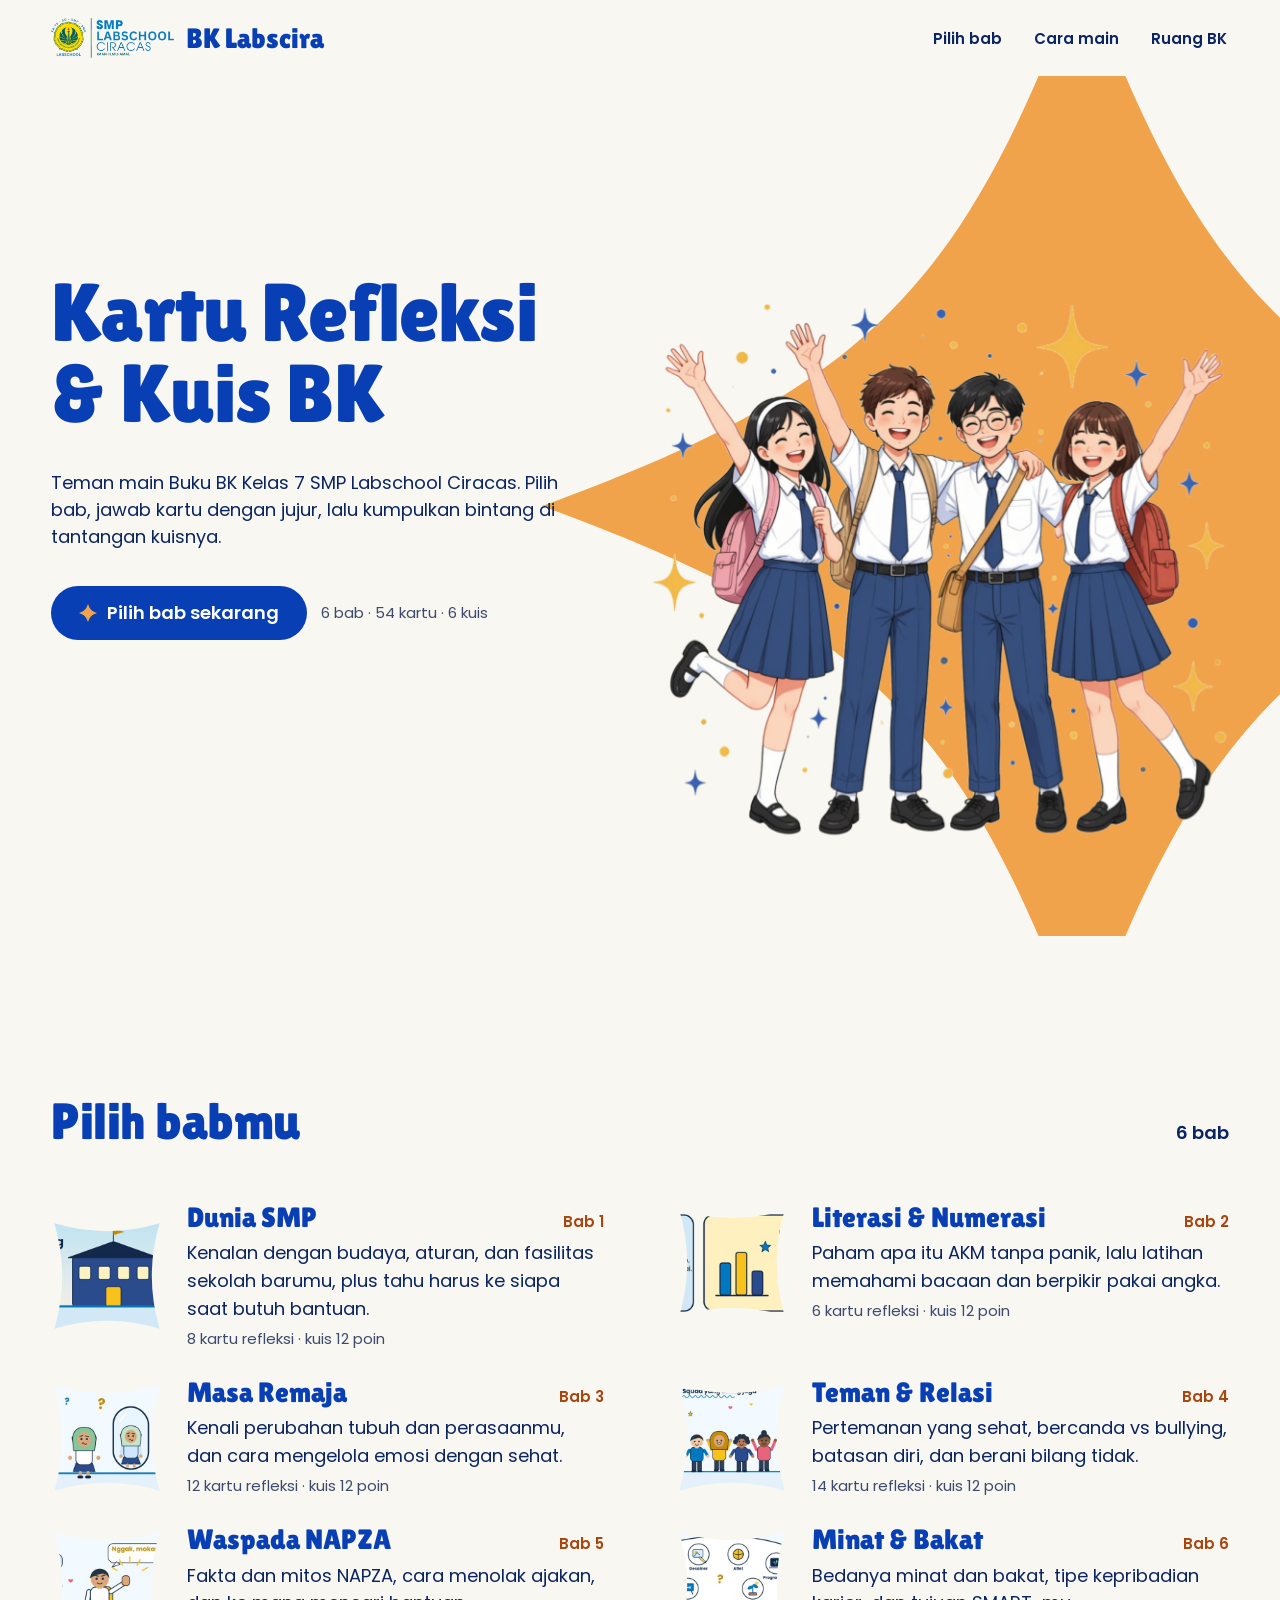
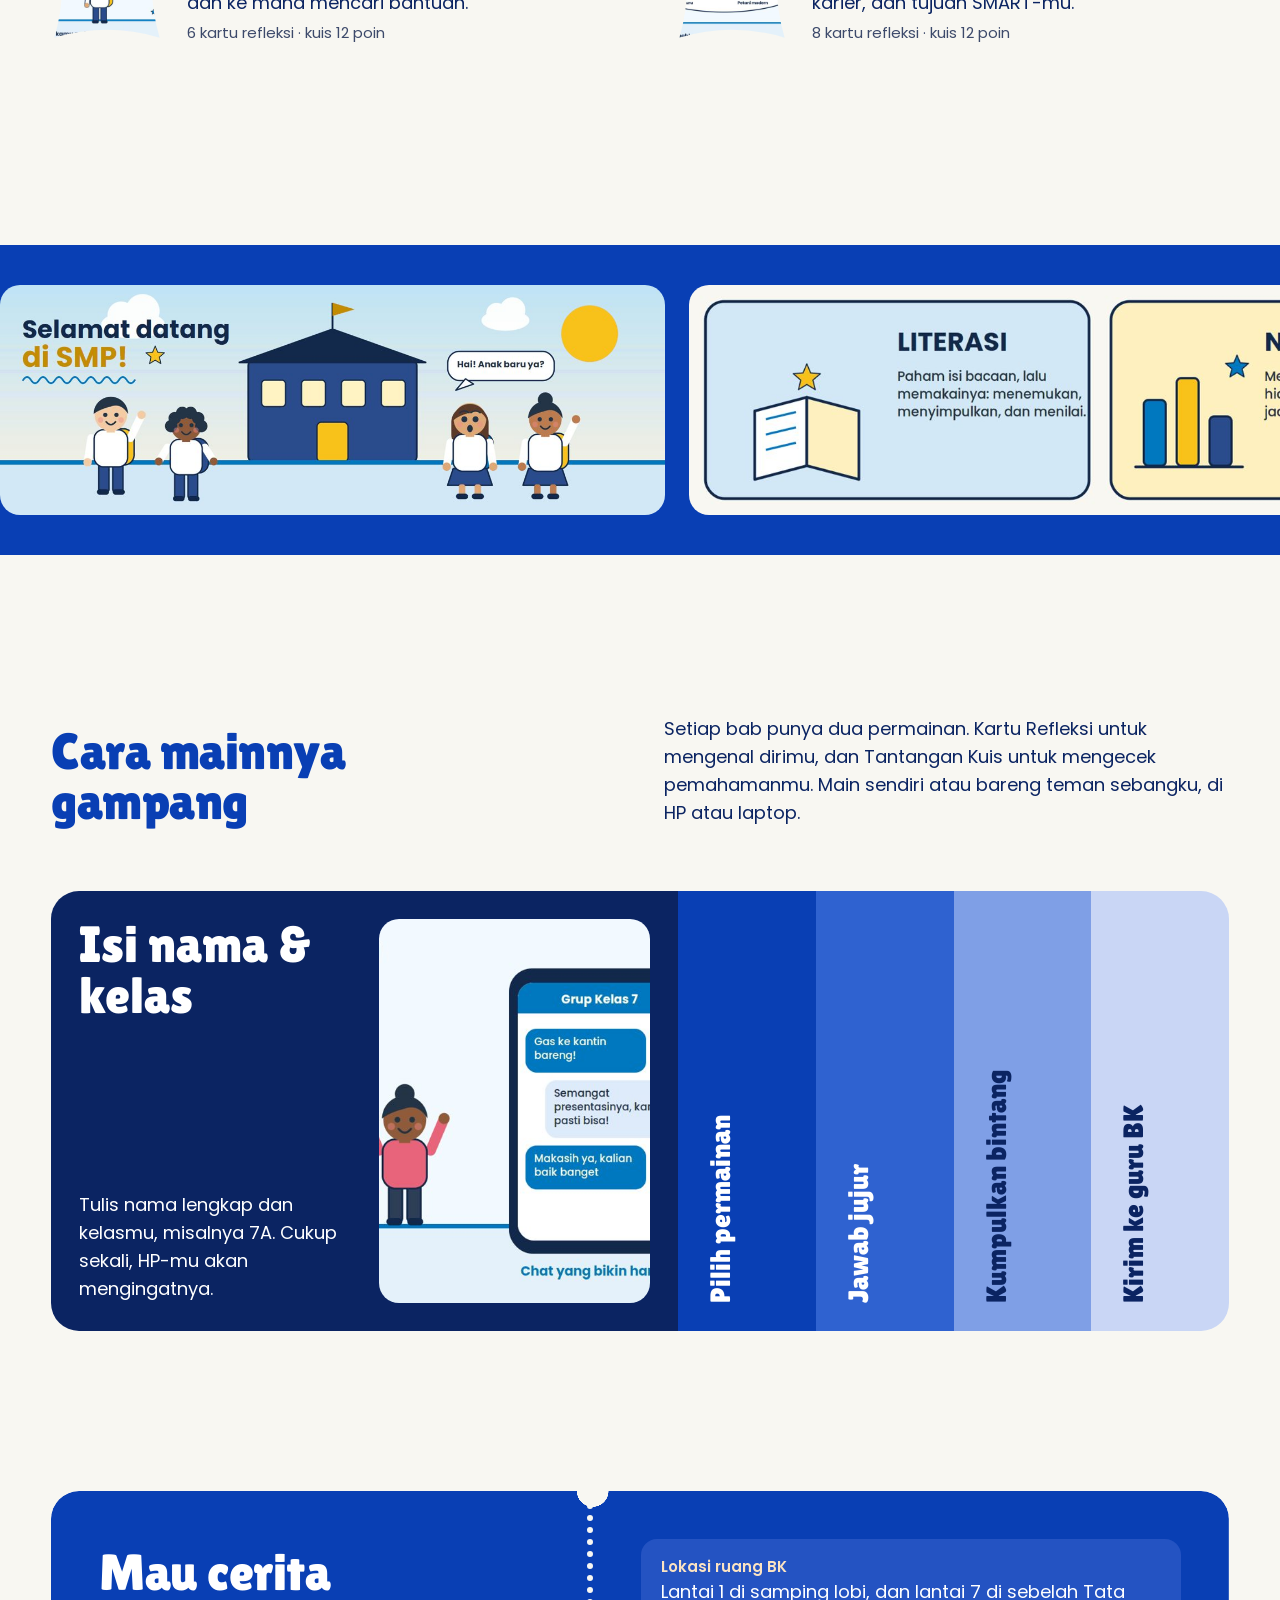
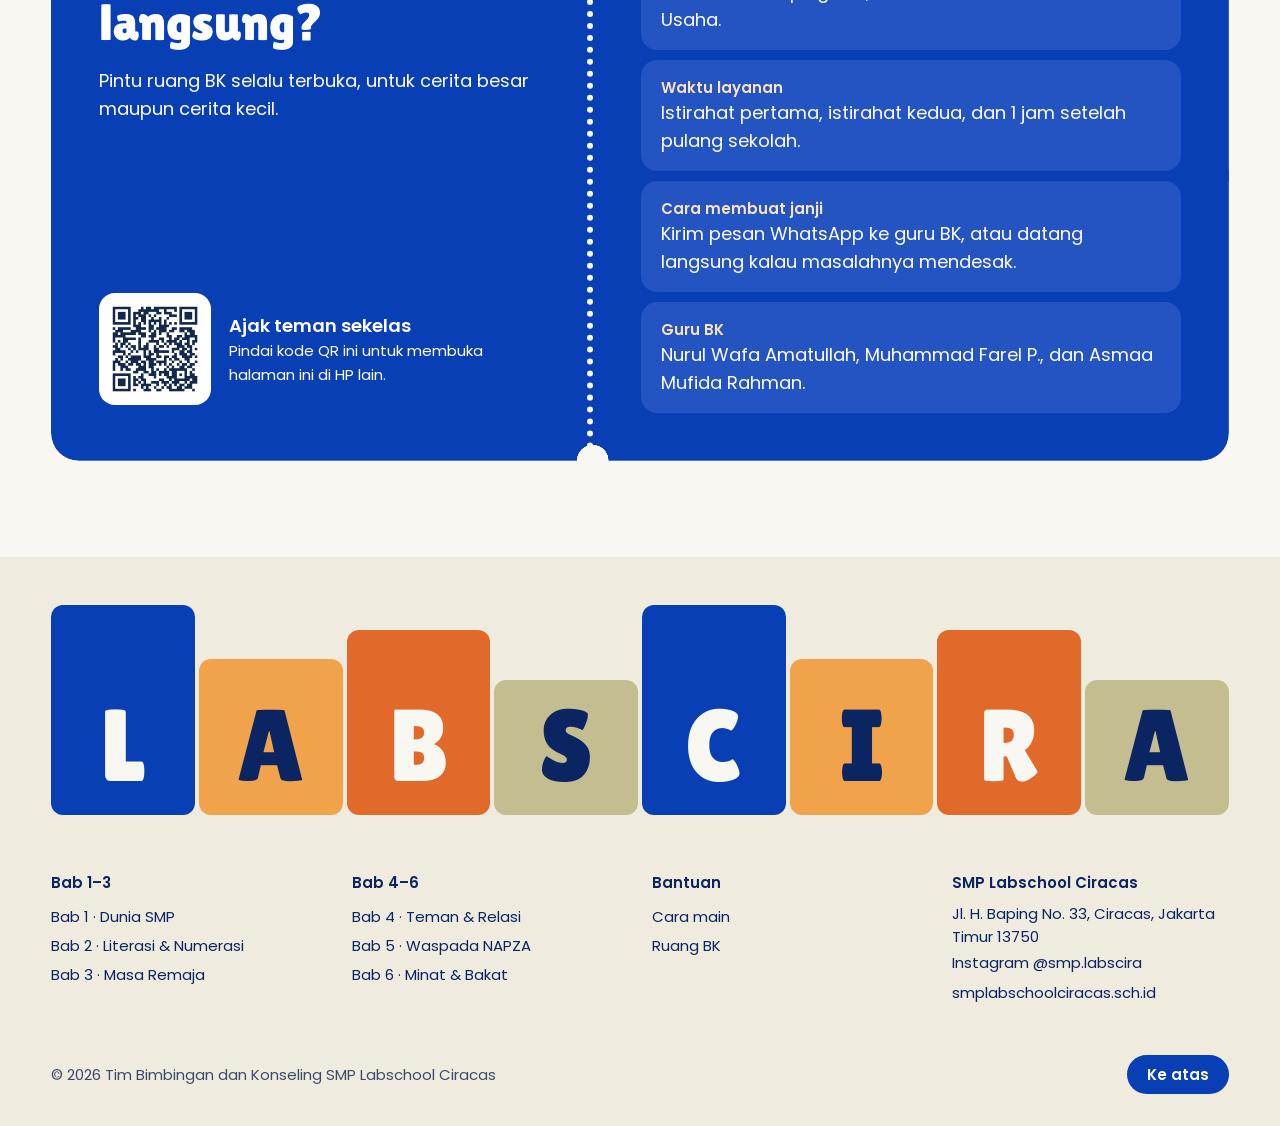
<file: index.html>
<!DOCTYPE html>
<html lang="id">
<head>
<meta charset="utf-8">
<meta name="viewport" content="width=device-width, initial-scale=1, viewport-fit=cover">
<title>Kartu Refleksi & Kuis BK Kelas 7 · SMP Labschool Ciracas</title>
<meta name="description" content="Game kartu refleksi dan tantangan kuis pendamping Buku Bimbingan dan Konseling Kelas 7 SMP Labschool Ciracas.">
<link rel="preload" href="fonts/lilita-one-latin-400-normal.woff2" as="font" type="font/woff2" crossorigin>
<link rel="stylesheet" href="style.css">
<script>document.documentElement.classList.add("js")</script>
</head>
<body>
<header class="wrap nav">
  <a class="merek" href="./"><img src="img/logo.png" alt="SMP Labschool Ciracas" width="123" height="40">BK Labscira</a>
  <nav aria-label="Menu utama"><ul>
    <li><a href="#bab">Pilih bab</a></li>
    <li><a href="#cara">Cara main</a></li>
    <li><a href="#ruang-bk">Ruang BK</a></li>
  </ul></nav>
</header>

<main>
<section class="hero">
  <svg class="bintang-besar" viewBox="0 0 100 100" aria-hidden="true"><path d="M50 0C61 30 70 39 100 50C70 61 61 70 50 100C39 70 30 61 0 50C30 39 39 30 50 0Z"/></svg>
  <div class="wrap isi">
    <div>
      <h1>Kartu Refleksi &amp; Kuis BK</h1>
      <p class="sub">Teman main Buku BK Kelas 7 SMP Labschool Ciracas. Pilih bab, jawab kartu dengan jujur, lalu kumpulkan bintang di tantangan kuisnya.</p>
      <div class="aksi">
        <a class="btn" href="#bab"><span class="bintang" aria-hidden="true"></span>Pilih bab sekarang</a>
        <span class="catatan">6 bab · 54 kartu · 6 kuis</span>
      </div>
    </div>
    <figure class="shutter"><img src="img/siswa-2026-10.webp" alt="Empat siswa SMP Labschool Ciracas berseragam putih biru melambaikan tangan dengan gembira" width="1200" height="1109"></figure>
  </div>
</section>

<section class="wrap bab" id="bab" aria-labelledby="judul-bab">
  <div class="kepala"><h2 id="judul-bab" class="muncul">Pilih babmu</h2><span class="muncul">6 bab</span></div>
  <ul>
      <li class="muncul"><a href="dunia.html">
        <img src="img/dunia-kotak.jpg" alt="" width="112" height="112" loading="lazy">
        <div>
          <div class="baris"><b>Dunia SMP</b><small>Bab 1</small></div>
          <p class="desk">Kenalan dengan budaya, aturan, dan fasilitas sekolah barumu, plus tahu harus ke siapa saat butuh bantuan.</p>
          <p class="isi-bab">8 kartu refleksi · kuis 12 poin</p>
        </div>
      </a></li>
      <li class="muncul"><a href="akm.html">
        <img src="img/akm-kotak.jpg" alt="" width="112" height="112" loading="lazy">
        <div>
          <div class="baris"><b>Literasi &amp; Numerasi</b><small>Bab 2</small></div>
          <p class="desk">Paham apa itu AKM tanpa panik, lalu latihan memahami bacaan dan berpikir pakai angka.</p>
          <p class="isi-bab">6 kartu refleksi · kuis 12 poin</p>
        </div>
      </a></li>
      <li class="muncul"><a href="remaja.html">
        <img src="img/remaja-kotak.jpg" alt="" width="112" height="112" loading="lazy">
        <div>
          <div class="baris"><b>Masa Remaja</b><small>Bab 3</small></div>
          <p class="desk">Kenali perubahan tubuh dan perasaanmu, dan cara mengelola emosi dengan sehat.</p>
          <p class="isi-bab">12 kartu refleksi · kuis 12 poin</p>
        </div>
      </a></li>
      <li class="muncul"><a href="teman.html">
        <img src="img/teman-kotak.jpg" alt="" width="112" height="112" loading="lazy">
        <div>
          <div class="baris"><b>Teman &amp; Relasi</b><small>Bab 4</small></div>
          <p class="desk">Pertemanan yang sehat, bercanda vs bullying, batasan diri, dan berani bilang tidak.</p>
          <p class="isi-bab">14 kartu refleksi · kuis 12 poin</p>
        </div>
      </a></li>
      <li class="muncul"><a href="napza.html">
        <img src="img/napza-kotak.jpg" alt="" width="112" height="112" loading="lazy">
        <div>
          <div class="baris"><b>Waspada NAPZA</b><small>Bab 5</small></div>
          <p class="desk">Fakta dan mitos NAPZA, cara menolak ajakan, dan ke mana mencari bantuan.</p>
          <p class="isi-bab">6 kartu refleksi · kuis 12 poin</p>
        </div>
      </a></li>
      <li class="muncul"><a href="minat.html">
        <img src="img/minat-kotak.jpg" alt="" width="112" height="112" loading="lazy">
        <div>
          <div class="baris"><b>Minat &amp; Bakat</b><small>Bab 6</small></div>
          <p class="desk">Bedanya minat dan bakat, tipe kepribadian karier, dan tujuan SMART-mu.</p>
          <p class="isi-bab">8 kartu refleksi · kuis 12 poin</p>
        </div>
      </a></li>
  </ul>
</section>

<div class="pita" aria-label="Ilustrasi dari keenam bab buku"><div class="jalur"><img src="img/dunia.jpg" alt="Siswa baru menyapa di depan sekolah" loading="lazy"><img src="img/akm.jpg" alt="Kartu literasi dan numerasi" loading="lazy"><img src="img/remaja.jpg" alt="Remaja bercermin" loading="lazy"><img src="img/teman.jpg" alt="Empat sahabat dan grup chat kelas" loading="lazy"><img src="img/napza.jpg" alt="Siswa berani menolak ajakan" loading="lazy"><img src="img/minat.jpg" alt="Siswa membayangkan cita-cita" loading="lazy"><img src="img/dunia.jpg" alt="" loading="lazy" aria-hidden="true"><img src="img/akm.jpg" alt="" loading="lazy" aria-hidden="true"><img src="img/remaja.jpg" alt="" loading="lazy" aria-hidden="true"><img src="img/teman.jpg" alt="" loading="lazy" aria-hidden="true"><img src="img/napza.jpg" alt="" loading="lazy" aria-hidden="true"><img src="img/minat.jpg" alt="" loading="lazy" aria-hidden="true"></div></div>

<section class="wrap cara" id="cara" aria-labelledby="judul-cara">
  <div class="intro">
    <h2 id="judul-cara" class="muncul">Cara mainnya gampang</h2>
    <p class="muncul">Setiap bab punya dua permainan. Kartu Refleksi untuk mengenal dirimu, dan Tantangan Kuis untuk mengecek pemahamanmu. Main sendiri atau bareng teman sebangku, di HP atau laptop.</p>
  </div>
  <div class="akordeon muncul" role="list">
    <button class="panel" type="button" role="listitem" aria-expanded="true"><span class="nama-tutup">Isi nama</span><span class="buka"><span class="teks"><b>Isi nama &amp; kelas</b><p>Tulis nama lengkap dan kelasmu, misalnya 7A. Cukup sekali, HP-mu akan mengingatnya.</p></span><img src="img/teman.jpg" alt="Ilustrasi empat sahabat" loading="lazy"></span></button>
    <button class="panel" type="button" role="listitem" aria-expanded="false"><span class="nama-tutup">Pilih permainan</span><span class="buka"><span class="teks"><b>Pilih permainan</b><p>Kartu Refleksi berisi pertanyaan dan tantangan kecil. Tantangan Kuis berisi menjodohkan, benar–salah, dan pilih semua yang benar.</p></span><img src="img/akm.jpg" alt="Ilustrasi kartu literasi dan numerasi" loading="lazy"></span></button>
    <button class="panel" type="button" role="listitem" aria-expanded="false"><span class="nama-tutup">Jawab jujur</span><span class="buka"><span class="teks"><b>Jawab jujur</b><p>Di kartu refleksi tidak ada jawaban benar atau salah. Kartu yang terasa berat boleh kamu lewati.</p></span><img src="img/remaja.jpg" alt="Ilustrasi remaja bercermin" loading="lazy"></span></button>
    <button class="panel" type="button" role="listitem" aria-expanded="false"><span class="nama-tutup">Kumpulkan bintang</span><span class="buka"><span class="teks"><b>Kumpulkan bintang</b><p>Kuis tiap bab bernilai 12 poin. Skor dan pembahasannya langsung keluar setelah kamu menekan Periksa jawaban.</p></span><img src="img/minat.jpg" alt="Ilustrasi siswa membayangkan cita-cita" loading="lazy"></span></button>
    <button class="panel" type="button" role="listitem" aria-expanded="false"><span class="nama-tutup">Kirim ke guru BK</span><span class="buka"><span class="teks"><b>Kirim ke guru BK</b><p>Jawaban refleksi dan skor kuismu dikirim ke guru BK dan hanya dibaca oleh guru BK.</p></span><img src="img/ruangbk.jpg" alt="Ilustrasi alur bertemu guru BK" loading="lazy"></span></button>
  </div>
</section>

<section class="wrap kupon-wrap" id="ruang-bk" aria-labelledby="judul-bk">
  <div class="kupon muncul">
    <div class="kiri">
      <div>
        <h2 id="judul-bk">Mau cerita langsung?</h2>
        <p style="margin-top:20px">Pintu ruang BK selalu terbuka, untuk cerita besar maupun cerita kecil.</p>
      </div>
      <div class="bagikan">
        <img src="qr-beranda.png" alt="Kode QR menuju halaman ini" width="112" height="112">
        <p><b>Ajak teman sekelas</b>Pindai kode QR ini untuk membuka halaman ini di HP lain.</p>
      </div>
    </div>
    <div class="kanan">
      <p class="info muncul"><b>Lokasi ruang BK</b><span>Lantai 1 di samping lobi, dan lantai 7 di sebelah Tata Usaha.</span></p>
      <p class="info muncul"><b>Waktu layanan</b><span>Istirahat pertama, istirahat kedua, dan 1 jam setelah pulang sekolah.</span></p>
      <p class="info muncul"><b>Cara membuat janji</b><span>Kirim pesan WhatsApp ke guru BK, atau datang langsung kalau masalahnya mendesak.</span></p>
      <p class="info muncul"><b>Guru BK</b><span>Nurul Wafa Amatullah, Muhammad Farel P., dan Asmaa Mufida Rahman.</span></p>
    </div>
  </div>
</section>
</main>

<footer class="kaki">
  <div class="wrap">
    <div class="blok" aria-label="Labscira"><span>L</span><span>A</span><span>B</span><span>S</span><span>C</span><span>I</span><span>R</span><span>A</span></div>
    <div class="kolom">
      <div><b>Bab 1–3</b><a href="dunia.html">Bab 1 · Dunia SMP</a><a href="akm.html">Bab 2 · Literasi &amp; Numerasi</a><a href="remaja.html">Bab 3 · Masa Remaja</a></div>
      <div><b>Bab 4–6</b><a href="teman.html">Bab 4 · Teman &amp; Relasi</a><a href="napza.html">Bab 5 · Waspada NAPZA</a><a href="minat.html">Bab 6 · Minat &amp; Bakat</a></div>
      <div><b>Bantuan</b><a href="#cara">Cara main</a><a href="#ruang-bk">Ruang BK</a></div>
      <div><b>SMP Labschool Ciracas</b><span>Jl. H. Baping No. 33, Ciracas, Jakarta Timur 13750</span><a href="https://www.instagram.com/smp.labscira/">Instagram @smp.labscira</a><a href="https://www.smplabschoolciracas.sch.id/">smplabschoolciracas.sch.id</a></div>
    </div>
    <div class="akhir"><span>© 2026 Tim Bimbingan dan Konseling SMP Labschool Ciracas</span><a class="btn" href="#">Ke atas</a></div>
  </div>
</footer>
<script src="halaman.js"></script>
</body>
</html>
</file>
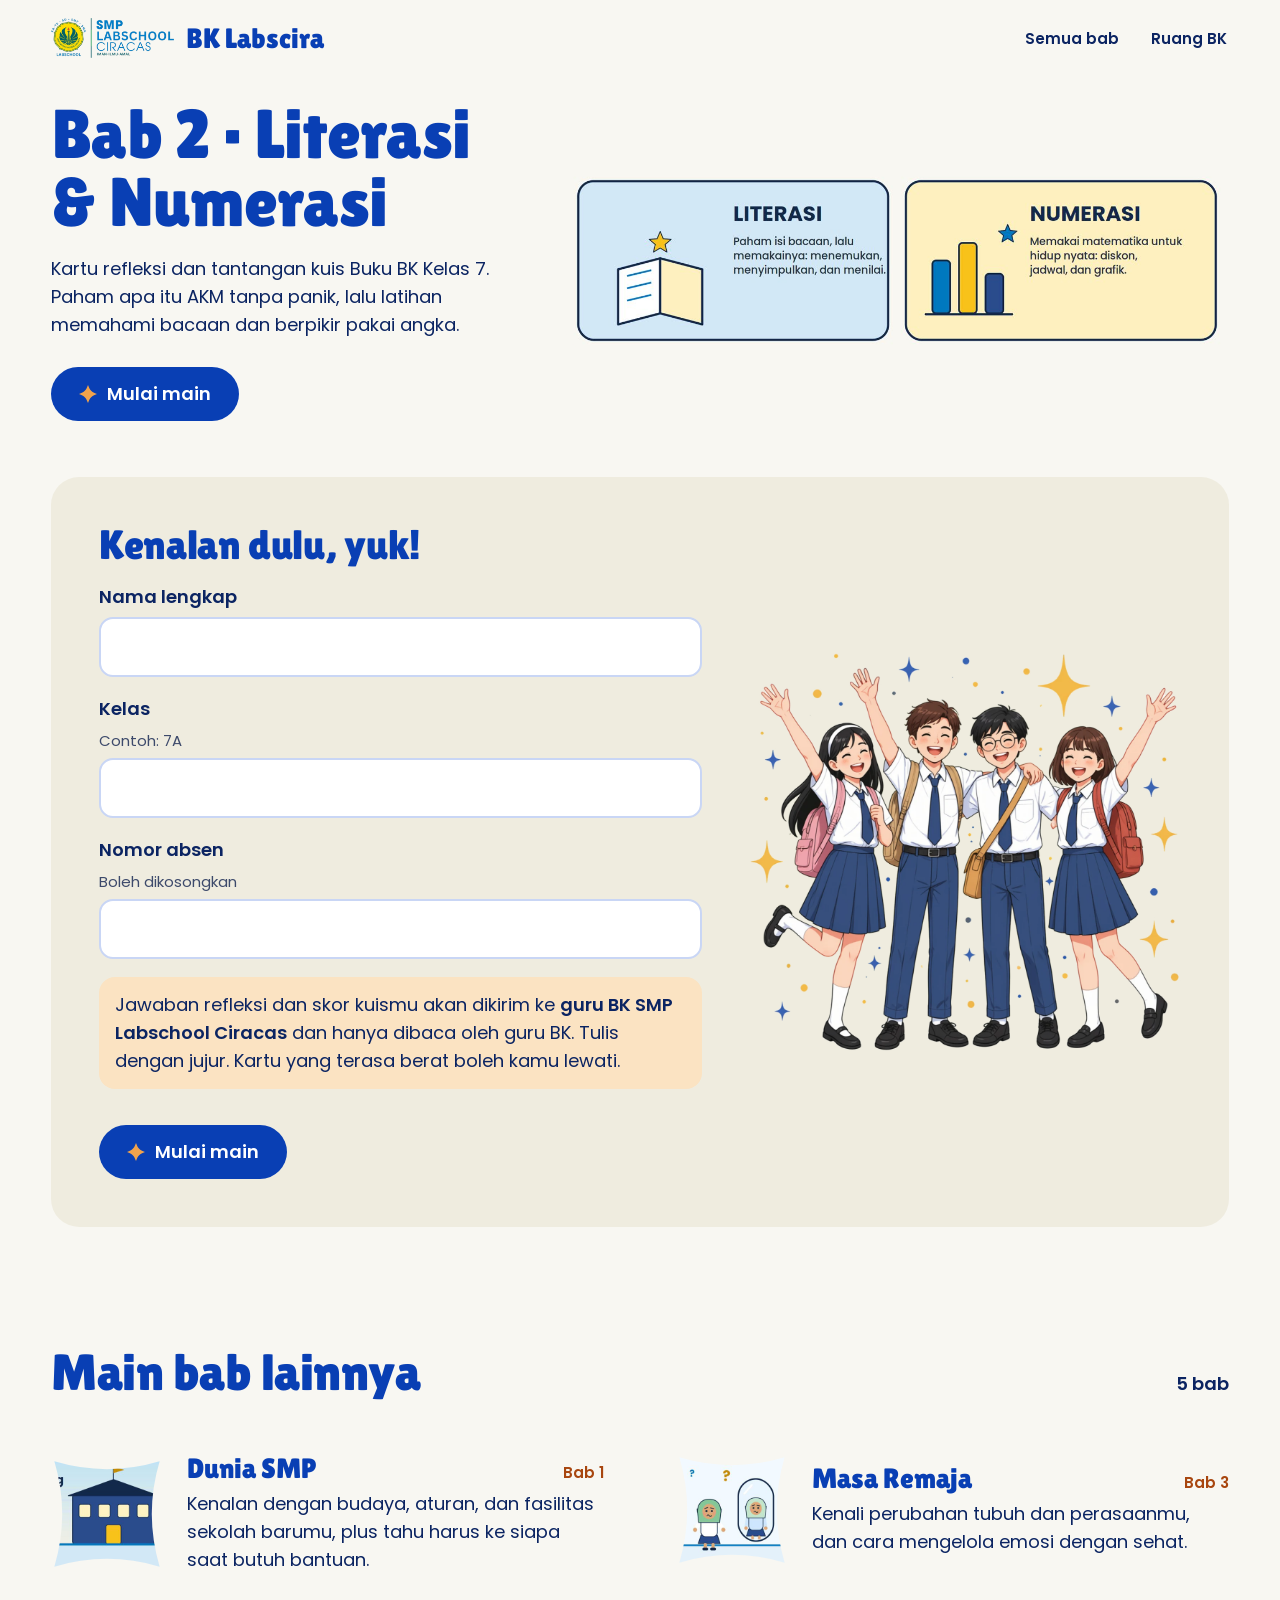
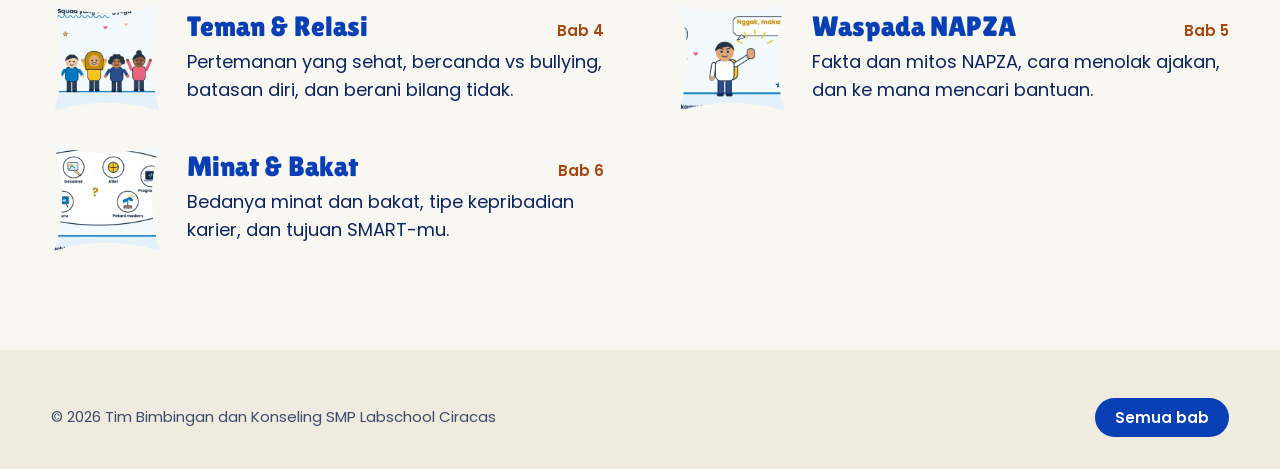
<file: akm.html>
<!DOCTYPE html>
<html lang="id">
<head>
<meta charset="utf-8">
<meta name="viewport" content="width=device-width, initial-scale=1, viewport-fit=cover">
<title>Bab 2 · Literasi &amp; Numerasi · Kartu Refleksi &amp; Kuis BK</title>
<link rel="preload" href="fonts/lilita-one-latin-400-normal.woff2" as="font" type="font/woff2" crossorigin>
<link rel="stylesheet" href="style.css">
<script>document.documentElement.classList.add("js")</script>
</head>
<body>
<header class="wrap nav">
  <a class="merek" href="./"><img src="img/logo.png" alt="SMP Labschool Ciracas" width="123" height="40">BK Labscira</a>
  <nav aria-label="Menu utama"><ul><li><a href="./#bab">Semua bab</a></li><li><a href="./#ruang-bk">Ruang BK</a></li></ul></nav>
</header>
<main class="wrap">
<section class="babhero">
  <div>
    <h1 id="mtitle">Bab 2 · Literasi &amp; Numerasi</h1>
    <p>Kartu refleksi dan tantangan kuis Buku BK Kelas 7. Paham apa itu AKM tanpa panik, lalu latihan memahami bacaan dan berpikir pakai angka.</p>
    <div class="aksi"><a class="btn" href="#main-di-sini"><span class="bintang" aria-hidden="true"></span>Mulai main</a></div>
  </div>
  <figure><img src="img/akm.jpg" alt="Ilustrasi kartu literasi dan numerasi" width="1200" height="336"></figure>
</section>

<div class="panggung" id="main-di-sini">
<p class="cfgwarn warn" hidden>Halaman ini belum terhubung ke spreadsheet guru BK (config.js belum diisi).</p>

<section id="identitas" hidden aria-labelledby="judul-kenal">
  <div class="kenal"><form class="form" id="fIdent" novalidate>
    <h2 id="judul-kenal">Kenalan dulu, yuk!</h2>
    <label for="fNama">Nama lengkap<input id="fNama" autocomplete="name" required></label>
    <label for="fKelas">Kelas <span class="hint">Contoh: 7A</span><input id="fKelas" required maxlength="6" autocapitalize="characters"></label>
    <label for="fAbsen">Nomor absen <span class="hint">Boleh dikosongkan</span><input id="fAbsen" inputmode="numeric" maxlength="3"></label>
    <p class="privacy">Jawaban refleksi dan skor kuismu akan dikirim ke <b>guru BK SMP Labschool Ciracas</b> dan hanya dibaca oleh guru BK. Tulis dengan jujur. Kartu yang terasa berat boleh kamu lewati.</p>
    <p id="fErr" role="alert"></p>
    <div><button class="btn" type="submit"><span class="bintang" aria-hidden="true"></span>Mulai main</button></div>
  </form><img src="img/siswa-2026-10.webp" alt="Empat siswa SMP Labschool Ciracas berseragam putih biru" width="1200" height="1109" loading="lazy"></div>
</section>

<section id="menu" hidden aria-labelledby="judul-menu">
  <div class="who"><span>Bermain sebagai <b class="whoName"></b></span><button class="linkbtn ganti" type="button">Bukan kamu? Ganti nama</button></div>
  <h2 id="judul-menu" style="margin-bottom:24px">Mau main apa?</h2>
  <div class="modes">
    <button class="mode" id="goRef" type="button"><img src="img/remaja.jpg" alt="" loading="lazy"><b>Kartu Refleksi</b><span id="refInfo"></span></button>
    <button class="mode k" id="goKuis" type="button"><img src="img/akm.jpg" alt="" loading="lazy"><b>Tantangan Kuis</b><span>Menjodohkan, Benar–Salah, dan Pilih Semua yang Benar. Skor maksimal 12.</span></button>
  </div>
  <p class="note">Jawaban refleksi dikirim ke guru BK setelah kamu menyelesaikan semua kartu. Skor kuis dikirim setelah kamu menekan Periksa jawaban.</p>
</section>

<section id="play" hidden aria-label="Kartu refleksi">
  <div class="top"><button class="btn lite" id="back" type="button">Kembali</button><span id="prog"></span></div>
  <div class="bar"><i id="fill"></i></div>
  <div class="card">
    <span class="tag" id="tag"></span>
    <p class="q" id="q"></p>
    <label for="ans" class="hintlbl">Jawabanmu</label>
    <textarea id="ans" placeholder="Tulis jawabanmu di sini..."></textarea>
  </div>
  <div class="row">
    <button class="btn" id="done" type="button"><span class="bintang" aria-hidden="true"></span>Sudah kurefleksikan</button>
    <button class="btn lite" id="skip" type="button">Lewati kartu ini</button>
  </div>
</section>

<section id="end" hidden aria-labelledby="endt">
  <div class="card" style="text-align:center">
    <div class="big" id="emo" aria-hidden="true"></div>
    <h2 class="q" id="endt" style="margin:0 auto"></h2>
    <p id="endp" style="margin-top:12px"></p>
    <div id="refStatus"></div>
  </div>
  <div class="row"><button class="btn" id="again" type="button">Main lagi</button><button class="btn lite" id="home2" type="button">Kembali ke menu bab</button></div>
</section>

<section id="kuis" hidden aria-labelledby="judul-kuis">
  <div class="top"><button class="btn lite" id="kback" type="button">Kembali</button><span class="whoName"></span></div>
  <h2 id="judul-kuis" style="margin-bottom:20px">Tantangan Kuis</h2>
  <div id="kbody"></div>
  <div class="score">
    <span id="kscore">Jawab semua soal, lalu periksa.</span>
    <div class="row"><button class="btn lite" id="kreset" type="button">Ulangi</button><button class="btn" id="kcheck" type="button">Periksa jawaban</button></div>
    <div id="kStatus"></div>
  </div>
</section>
</div>
<section class="bab lain" aria-labelledby="judul-lain">
  <div class="kepala"><h2 id="judul-lain" class="muncul">Main bab lainnya</h2><span class="muncul">5 bab</span></div>
  <ul>
      <li class="muncul"><a href="dunia.html"><img src="img/dunia-kotak.jpg" alt="" width="112" height="112" loading="lazy"><div><div class="baris"><b>Dunia SMP</b><small>Bab 1</small></div><p class="desk">Kenalan dengan budaya, aturan, dan fasilitas sekolah barumu, plus tahu harus ke siapa saat butuh bantuan.</p></div></a></li>
      <li class="muncul"><a href="remaja.html"><img src="img/remaja-kotak.jpg" alt="" width="112" height="112" loading="lazy"><div><div class="baris"><b>Masa Remaja</b><small>Bab 3</small></div><p class="desk">Kenali perubahan tubuh dan perasaanmu, dan cara mengelola emosi dengan sehat.</p></div></a></li>
      <li class="muncul"><a href="teman.html"><img src="img/teman-kotak.jpg" alt="" width="112" height="112" loading="lazy"><div><div class="baris"><b>Teman &amp; Relasi</b><small>Bab 4</small></div><p class="desk">Pertemanan yang sehat, bercanda vs bullying, batasan diri, dan berani bilang tidak.</p></div></a></li>
      <li class="muncul"><a href="napza.html"><img src="img/napza-kotak.jpg" alt="" width="112" height="112" loading="lazy"><div><div class="baris"><b>Waspada NAPZA</b><small>Bab 5</small></div><p class="desk">Fakta dan mitos NAPZA, cara menolak ajakan, dan ke mana mencari bantuan.</p></div></a></li>
      <li class="muncul"><a href="minat.html"><img src="img/minat-kotak.jpg" alt="" width="112" height="112" loading="lazy"><div><div class="baris"><b>Minat &amp; Bakat</b><small>Bab 6</small></div><p class="desk">Bedanya minat dan bakat, tipe kepribadian karier, dan tujuan SMART-mu.</p></div></a></li>
  </ul>
</section>
</main>
<footer class="kaki" style="margin-top:0"><div class="wrap akhir" style="margin-top:0"><span>© 2026 Tim Bimbingan dan Konseling SMP Labschool Ciracas</span><a class="btn" href="./">Semua bab</a></div></footer>
<script src="config.js"></script>
<script src="data.js"></script>
<script>window.BAB = "akm";</script>
<script src="app.js"></script>
<script src="halaman.js"></script>
</body>
</html>
</file>
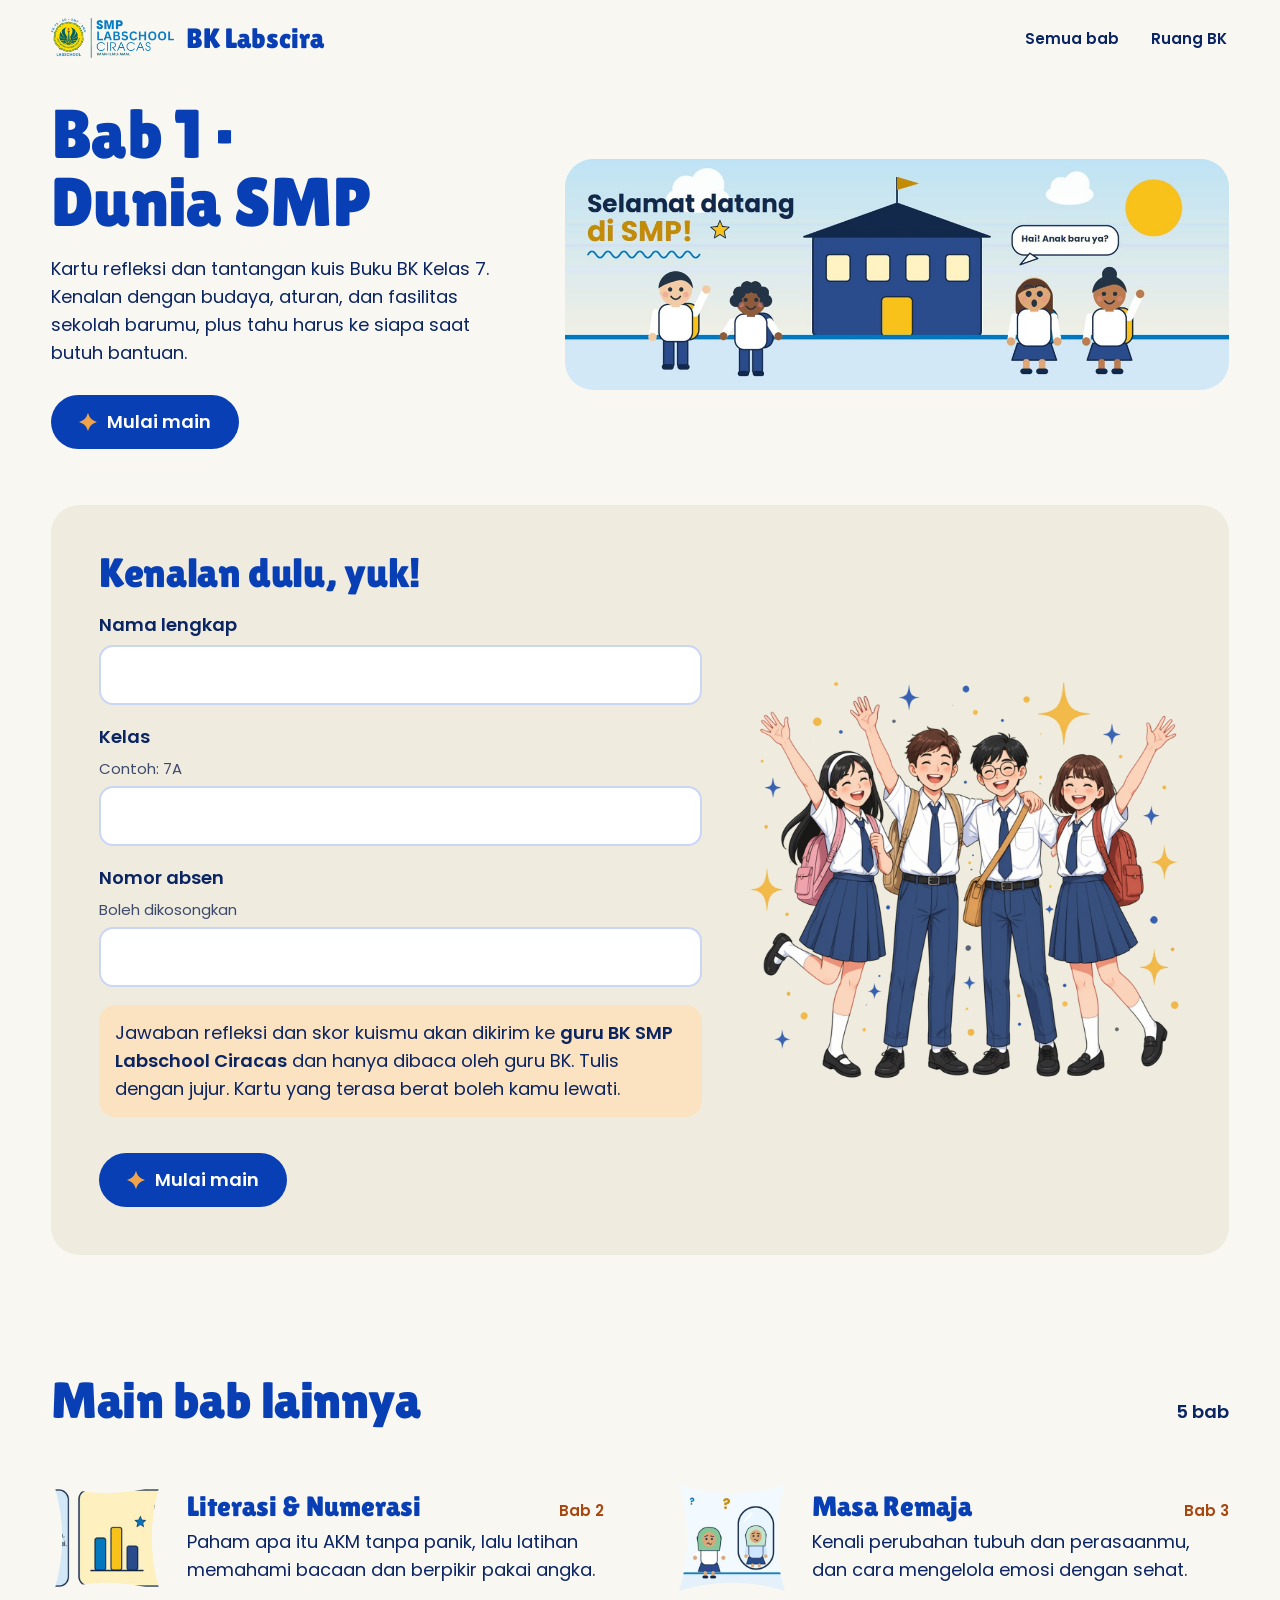
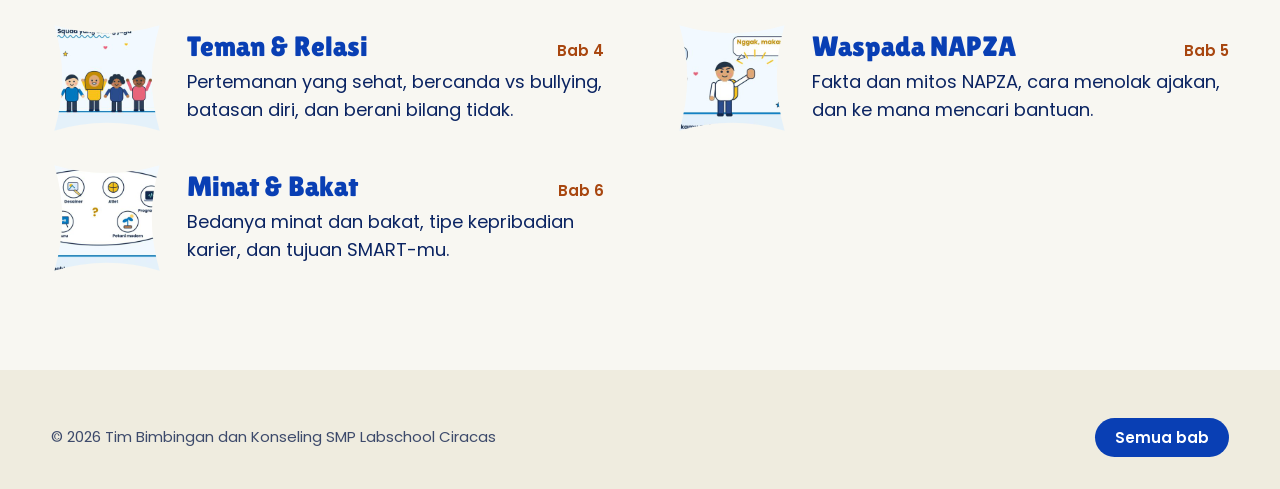
<file: dunia.html>
<!DOCTYPE html>
<html lang="id">
<head>
<meta charset="utf-8">
<meta name="viewport" content="width=device-width, initial-scale=1, viewport-fit=cover">
<title>Bab 1 · Dunia SMP · Kartu Refleksi &amp; Kuis BK</title>
<link rel="preload" href="fonts/lilita-one-latin-400-normal.woff2" as="font" type="font/woff2" crossorigin>
<link rel="stylesheet" href="style.css">
<script>document.documentElement.classList.add("js")</script>
</head>
<body>
<header class="wrap nav">
  <a class="merek" href="./"><img src="img/logo.png" alt="SMP Labschool Ciracas" width="123" height="40">BK Labscira</a>
  <nav aria-label="Menu utama"><ul><li><a href="./#bab">Semua bab</a></li><li><a href="./#ruang-bk">Ruang BK</a></li></ul></nav>
</header>
<main class="wrap">
<section class="babhero">
  <div>
    <h1 id="mtitle">Bab 1 · Dunia SMP</h1>
    <p>Kartu refleksi dan tantangan kuis Buku BK Kelas 7. Kenalan dengan budaya, aturan, dan fasilitas sekolah barumu, plus tahu harus ke siapa saat butuh bantuan.</p>
    <div class="aksi"><a class="btn" href="#main-di-sini"><span class="bintang" aria-hidden="true"></span>Mulai main</a></div>
  </div>
  <figure><img src="img/dunia.jpg" alt="Ilustrasi siswa baru menyapa di depan gedung sekolah" width="1200" height="416"></figure>
</section>

<div class="panggung" id="main-di-sini">
<p class="cfgwarn warn" hidden>Halaman ini belum terhubung ke spreadsheet guru BK (config.js belum diisi).</p>

<section id="identitas" hidden aria-labelledby="judul-kenal">
  <div class="kenal"><form class="form" id="fIdent" novalidate>
    <h2 id="judul-kenal">Kenalan dulu, yuk!</h2>
    <label for="fNama">Nama lengkap<input id="fNama" autocomplete="name" required></label>
    <label for="fKelas">Kelas <span class="hint">Contoh: 7A</span><input id="fKelas" required maxlength="6" autocapitalize="characters"></label>
    <label for="fAbsen">Nomor absen <span class="hint">Boleh dikosongkan</span><input id="fAbsen" inputmode="numeric" maxlength="3"></label>
    <p class="privacy">Jawaban refleksi dan skor kuismu akan dikirim ke <b>guru BK SMP Labschool Ciracas</b> dan hanya dibaca oleh guru BK. Tulis dengan jujur. Kartu yang terasa berat boleh kamu lewati.</p>
    <p id="fErr" role="alert"></p>
    <div><button class="btn" type="submit"><span class="bintang" aria-hidden="true"></span>Mulai main</button></div>
  </form><img src="img/siswa-2026-10.webp" alt="Empat siswa SMP Labschool Ciracas berseragam putih biru" width="1200" height="1109" loading="lazy"></div>
</section>

<section id="menu" hidden aria-labelledby="judul-menu">
  <div class="who"><span>Bermain sebagai <b class="whoName"></b></span><button class="linkbtn ganti" type="button">Bukan kamu? Ganti nama</button></div>
  <h2 id="judul-menu" style="margin-bottom:24px">Mau main apa?</h2>
  <div class="modes">
    <button class="mode" id="goRef" type="button"><img src="img/remaja.jpg" alt="" loading="lazy"><b>Kartu Refleksi</b><span id="refInfo"></span></button>
    <button class="mode k" id="goKuis" type="button"><img src="img/akm.jpg" alt="" loading="lazy"><b>Tantangan Kuis</b><span>Menjodohkan, Benar–Salah, dan Pilih Semua yang Benar. Skor maksimal 12.</span></button>
  </div>
  <p class="note">Jawaban refleksi dikirim ke guru BK setelah kamu menyelesaikan semua kartu. Skor kuis dikirim setelah kamu menekan Periksa jawaban.</p>
</section>

<section id="play" hidden aria-label="Kartu refleksi">
  <div class="top"><button class="btn lite" id="back" type="button">Kembali</button><span id="prog"></span></div>
  <div class="bar"><i id="fill"></i></div>
  <div class="card">
    <span class="tag" id="tag"></span>
    <p class="q" id="q"></p>
    <label for="ans" class="hintlbl">Jawabanmu</label>
    <textarea id="ans" placeholder="Tulis jawabanmu di sini..."></textarea>
  </div>
  <div class="row">
    <button class="btn" id="done" type="button"><span class="bintang" aria-hidden="true"></span>Sudah kurefleksikan</button>
    <button class="btn lite" id="skip" type="button">Lewati kartu ini</button>
  </div>
</section>

<section id="end" hidden aria-labelledby="endt">
  <div class="card" style="text-align:center">
    <div class="big" id="emo" aria-hidden="true"></div>
    <h2 class="q" id="endt" style="margin:0 auto"></h2>
    <p id="endp" style="margin-top:12px"></p>
    <div id="refStatus"></div>
  </div>
  <div class="row"><button class="btn" id="again" type="button">Main lagi</button><button class="btn lite" id="home2" type="button">Kembali ke menu bab</button></div>
</section>

<section id="kuis" hidden aria-labelledby="judul-kuis">
  <div class="top"><button class="btn lite" id="kback" type="button">Kembali</button><span class="whoName"></span></div>
  <h2 id="judul-kuis" style="margin-bottom:20px">Tantangan Kuis</h2>
  <div id="kbody"></div>
  <div class="score">
    <span id="kscore">Jawab semua soal, lalu periksa.</span>
    <div class="row"><button class="btn lite" id="kreset" type="button">Ulangi</button><button class="btn" id="kcheck" type="button">Periksa jawaban</button></div>
    <div id="kStatus"></div>
  </div>
</section>
</div>
<section class="bab lain" aria-labelledby="judul-lain">
  <div class="kepala"><h2 id="judul-lain" class="muncul">Main bab lainnya</h2><span class="muncul">5 bab</span></div>
  <ul>
      <li class="muncul"><a href="akm.html"><img src="img/akm-kotak.jpg" alt="" width="112" height="112" loading="lazy"><div><div class="baris"><b>Literasi &amp; Numerasi</b><small>Bab 2</small></div><p class="desk">Paham apa itu AKM tanpa panik, lalu latihan memahami bacaan dan berpikir pakai angka.</p></div></a></li>
      <li class="muncul"><a href="remaja.html"><img src="img/remaja-kotak.jpg" alt="" width="112" height="112" loading="lazy"><div><div class="baris"><b>Masa Remaja</b><small>Bab 3</small></div><p class="desk">Kenali perubahan tubuh dan perasaanmu, dan cara mengelola emosi dengan sehat.</p></div></a></li>
      <li class="muncul"><a href="teman.html"><img src="img/teman-kotak.jpg" alt="" width="112" height="112" loading="lazy"><div><div class="baris"><b>Teman &amp; Relasi</b><small>Bab 4</small></div><p class="desk">Pertemanan yang sehat, bercanda vs bullying, batasan diri, dan berani bilang tidak.</p></div></a></li>
      <li class="muncul"><a href="napza.html"><img src="img/napza-kotak.jpg" alt="" width="112" height="112" loading="lazy"><div><div class="baris"><b>Waspada NAPZA</b><small>Bab 5</small></div><p class="desk">Fakta dan mitos NAPZA, cara menolak ajakan, dan ke mana mencari bantuan.</p></div></a></li>
      <li class="muncul"><a href="minat.html"><img src="img/minat-kotak.jpg" alt="" width="112" height="112" loading="lazy"><div><div class="baris"><b>Minat &amp; Bakat</b><small>Bab 6</small></div><p class="desk">Bedanya minat dan bakat, tipe kepribadian karier, dan tujuan SMART-mu.</p></div></a></li>
  </ul>
</section>
</main>
<footer class="kaki" style="margin-top:0"><div class="wrap akhir" style="margin-top:0"><span>© 2026 Tim Bimbingan dan Konseling SMP Labschool Ciracas</span><a class="btn" href="./">Semua bab</a></div></footer>
<script src="config.js"></script>
<script src="data.js"></script>
<script>window.BAB = "dunia";</script>
<script src="app.js"></script>
<script src="halaman.js"></script>
</body>
</html>
</file>
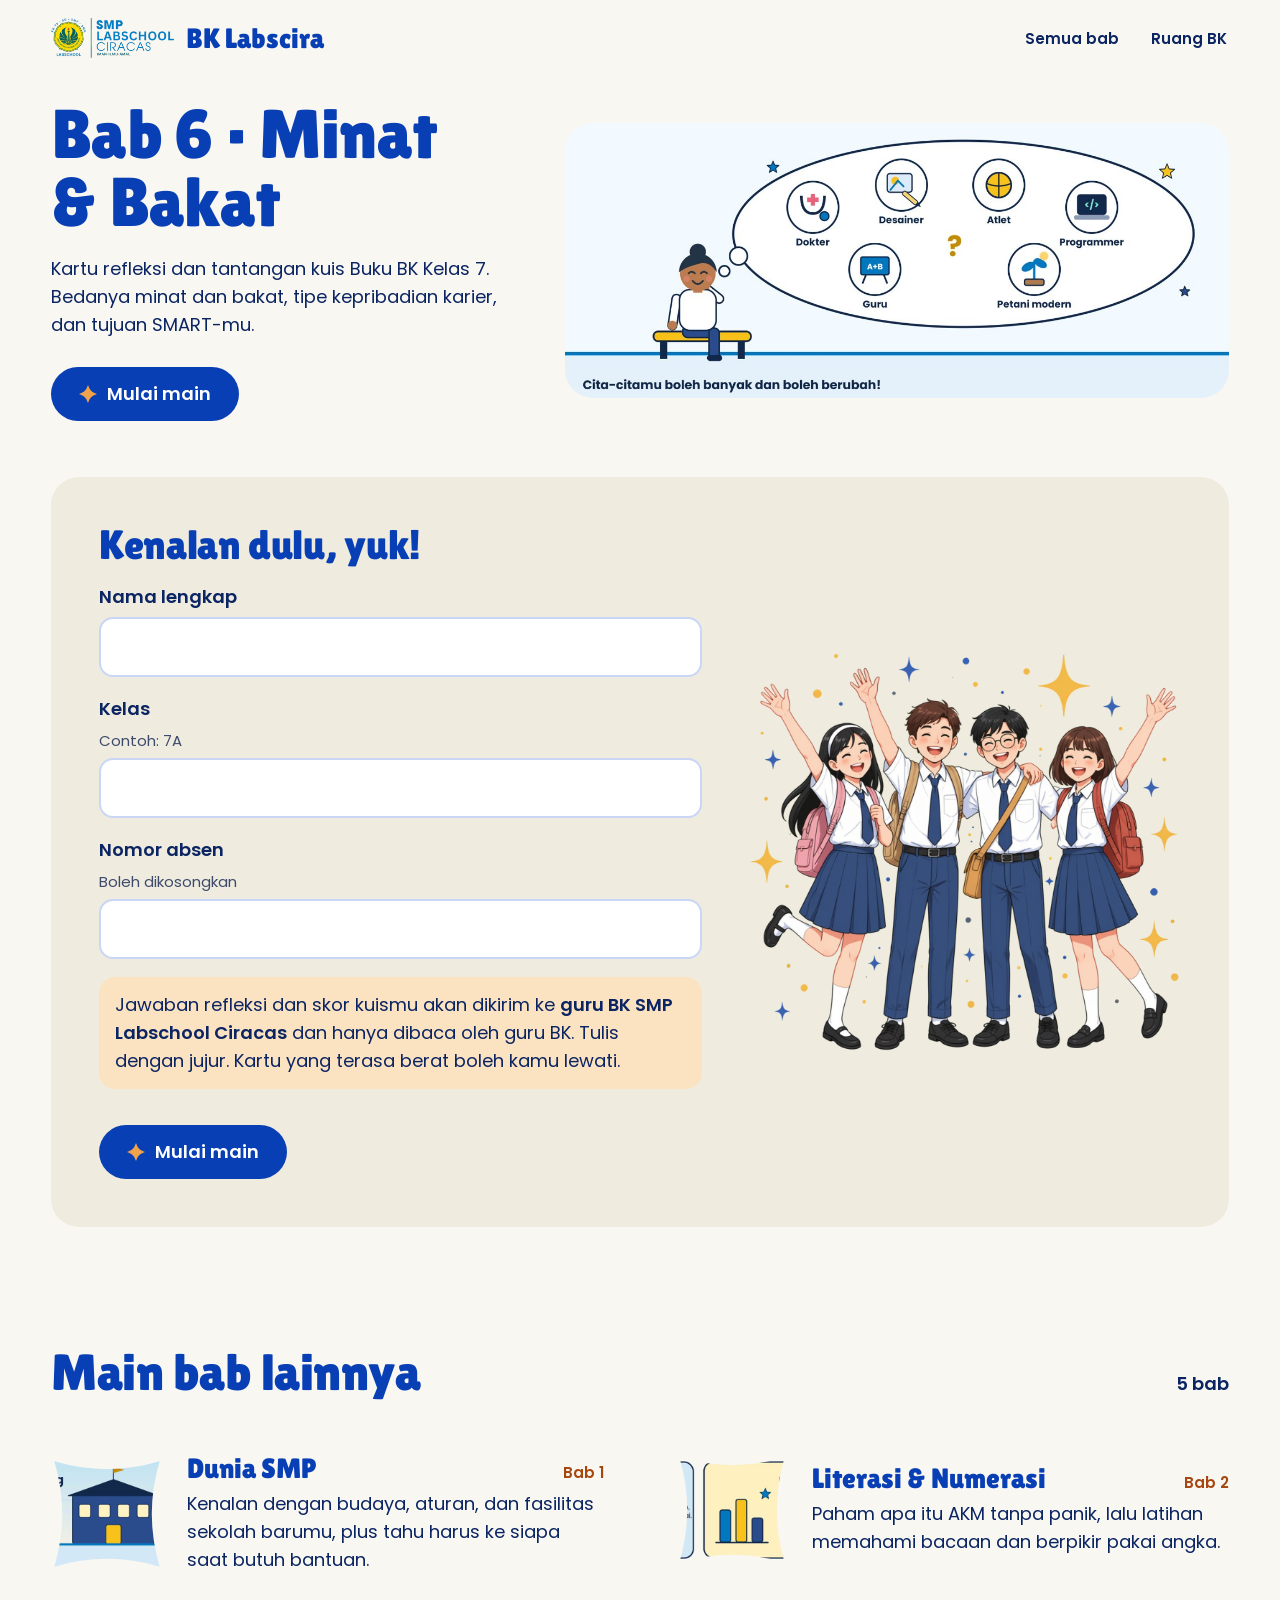
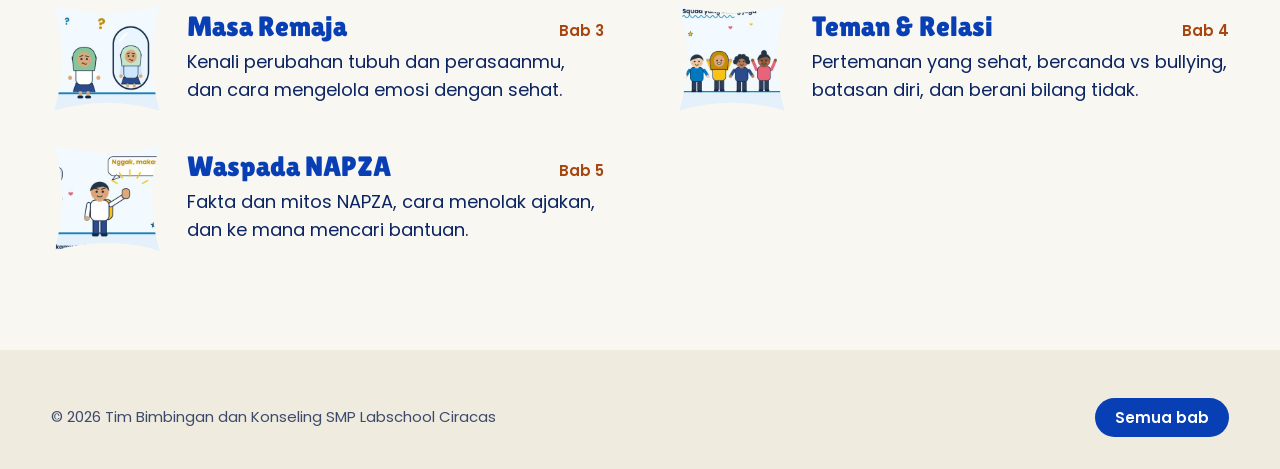
<file: minat.html>
<!DOCTYPE html>
<html lang="id">
<head>
<meta charset="utf-8">
<meta name="viewport" content="width=device-width, initial-scale=1, viewport-fit=cover">
<title>Bab 6 · Minat &amp; Bakat · Kartu Refleksi &amp; Kuis BK</title>
<link rel="preload" href="fonts/lilita-one-latin-400-normal.woff2" as="font" type="font/woff2" crossorigin>
<link rel="stylesheet" href="style.css">
<script>document.documentElement.classList.add("js")</script>
</head>
<body>
<header class="wrap nav">
  <a class="merek" href="./"><img src="img/logo.png" alt="SMP Labschool Ciracas" width="123" height="40">BK Labscira</a>
  <nav aria-label="Menu utama"><ul><li><a href="./#bab">Semua bab</a></li><li><a href="./#ruang-bk">Ruang BK</a></li></ul></nav>
</header>
<main class="wrap">
<section class="babhero">
  <div>
    <h1 id="mtitle">Bab 6 · Minat &amp; Bakat</h1>
    <p>Kartu refleksi dan tantangan kuis Buku BK Kelas 7. Bedanya minat dan bakat, tipe kepribadian karier, dan tujuan SMART-mu.</p>
    <div class="aksi"><a class="btn" href="#main-di-sini"><span class="bintang" aria-hidden="true"></span>Mulai main</a></div>
  </div>
  <figure><img src="img/minat.jpg" alt="Ilustrasi siswa membayangkan berbagai cita-cita" width="1200" height="496"></figure>
</section>

<div class="panggung" id="main-di-sini">
<p class="cfgwarn warn" hidden>Halaman ini belum terhubung ke spreadsheet guru BK (config.js belum diisi).</p>

<section id="identitas" hidden aria-labelledby="judul-kenal">
  <div class="kenal"><form class="form" id="fIdent" novalidate>
    <h2 id="judul-kenal">Kenalan dulu, yuk!</h2>
    <label for="fNama">Nama lengkap<input id="fNama" autocomplete="name" required></label>
    <label for="fKelas">Kelas <span class="hint">Contoh: 7A</span><input id="fKelas" required maxlength="6" autocapitalize="characters"></label>
    <label for="fAbsen">Nomor absen <span class="hint">Boleh dikosongkan</span><input id="fAbsen" inputmode="numeric" maxlength="3"></label>
    <p class="privacy">Jawaban refleksi dan skor kuismu akan dikirim ke <b>guru BK SMP Labschool Ciracas</b> dan hanya dibaca oleh guru BK. Tulis dengan jujur. Kartu yang terasa berat boleh kamu lewati.</p>
    <p id="fErr" role="alert"></p>
    <div><button class="btn" type="submit"><span class="bintang" aria-hidden="true"></span>Mulai main</button></div>
  </form><img src="img/siswa-2026-10.webp" alt="Empat siswa SMP Labschool Ciracas berseragam putih biru" width="1200" height="1109" loading="lazy"></div>
</section>

<section id="menu" hidden aria-labelledby="judul-menu">
  <div class="who"><span>Bermain sebagai <b class="whoName"></b></span><button class="linkbtn ganti" type="button">Bukan kamu? Ganti nama</button></div>
  <h2 id="judul-menu" style="margin-bottom:24px">Mau main apa?</h2>
  <div class="modes">
    <button class="mode" id="goRef" type="button"><img src="img/remaja.jpg" alt="" loading="lazy"><b>Kartu Refleksi</b><span id="refInfo"></span></button>
    <button class="mode k" id="goKuis" type="button"><img src="img/akm.jpg" alt="" loading="lazy"><b>Tantangan Kuis</b><span>Menjodohkan, Benar–Salah, dan Pilih Semua yang Benar. Skor maksimal 12.</span></button>
  </div>
  <p class="note">Jawaban refleksi dikirim ke guru BK setelah kamu menyelesaikan semua kartu. Skor kuis dikirim setelah kamu menekan Periksa jawaban.</p>
</section>

<section id="play" hidden aria-label="Kartu refleksi">
  <div class="top"><button class="btn lite" id="back" type="button">Kembali</button><span id="prog"></span></div>
  <div class="bar"><i id="fill"></i></div>
  <div class="card">
    <span class="tag" id="tag"></span>
    <p class="q" id="q"></p>
    <label for="ans" class="hintlbl">Jawabanmu</label>
    <textarea id="ans" placeholder="Tulis jawabanmu di sini..."></textarea>
  </div>
  <div class="row">
    <button class="btn" id="done" type="button"><span class="bintang" aria-hidden="true"></span>Sudah kurefleksikan</button>
    <button class="btn lite" id="skip" type="button">Lewati kartu ini</button>
  </div>
</section>

<section id="end" hidden aria-labelledby="endt">
  <div class="card" style="text-align:center">
    <div class="big" id="emo" aria-hidden="true"></div>
    <h2 class="q" id="endt" style="margin:0 auto"></h2>
    <p id="endp" style="margin-top:12px"></p>
    <div id="refStatus"></div>
  </div>
  <div class="row"><button class="btn" id="again" type="button">Main lagi</button><button class="btn lite" id="home2" type="button">Kembali ke menu bab</button></div>
</section>

<section id="kuis" hidden aria-labelledby="judul-kuis">
  <div class="top"><button class="btn lite" id="kback" type="button">Kembali</button><span class="whoName"></span></div>
  <h2 id="judul-kuis" style="margin-bottom:20px">Tantangan Kuis</h2>
  <div id="kbody"></div>
  <div class="score">
    <span id="kscore">Jawab semua soal, lalu periksa.</span>
    <div class="row"><button class="btn lite" id="kreset" type="button">Ulangi</button><button class="btn" id="kcheck" type="button">Periksa jawaban</button></div>
    <div id="kStatus"></div>
  </div>
</section>
</div>
<section class="bab lain" aria-labelledby="judul-lain">
  <div class="kepala"><h2 id="judul-lain" class="muncul">Main bab lainnya</h2><span class="muncul">5 bab</span></div>
  <ul>
      <li class="muncul"><a href="dunia.html"><img src="img/dunia-kotak.jpg" alt="" width="112" height="112" loading="lazy"><div><div class="baris"><b>Dunia SMP</b><small>Bab 1</small></div><p class="desk">Kenalan dengan budaya, aturan, dan fasilitas sekolah barumu, plus tahu harus ke siapa saat butuh bantuan.</p></div></a></li>
      <li class="muncul"><a href="akm.html"><img src="img/akm-kotak.jpg" alt="" width="112" height="112" loading="lazy"><div><div class="baris"><b>Literasi &amp; Numerasi</b><small>Bab 2</small></div><p class="desk">Paham apa itu AKM tanpa panik, lalu latihan memahami bacaan dan berpikir pakai angka.</p></div></a></li>
      <li class="muncul"><a href="remaja.html"><img src="img/remaja-kotak.jpg" alt="" width="112" height="112" loading="lazy"><div><div class="baris"><b>Masa Remaja</b><small>Bab 3</small></div><p class="desk">Kenali perubahan tubuh dan perasaanmu, dan cara mengelola emosi dengan sehat.</p></div></a></li>
      <li class="muncul"><a href="teman.html"><img src="img/teman-kotak.jpg" alt="" width="112" height="112" loading="lazy"><div><div class="baris"><b>Teman &amp; Relasi</b><small>Bab 4</small></div><p class="desk">Pertemanan yang sehat, bercanda vs bullying, batasan diri, dan berani bilang tidak.</p></div></a></li>
      <li class="muncul"><a href="napza.html"><img src="img/napza-kotak.jpg" alt="" width="112" height="112" loading="lazy"><div><div class="baris"><b>Waspada NAPZA</b><small>Bab 5</small></div><p class="desk">Fakta dan mitos NAPZA, cara menolak ajakan, dan ke mana mencari bantuan.</p></div></a></li>
  </ul>
</section>
</main>
<footer class="kaki" style="margin-top:0"><div class="wrap akhir" style="margin-top:0"><span>© 2026 Tim Bimbingan dan Konseling SMP Labschool Ciracas</span><a class="btn" href="./">Semua bab</a></div></footer>
<script src="config.js"></script>
<script src="data.js"></script>
<script>window.BAB = "minat";</script>
<script src="app.js"></script>
<script src="halaman.js"></script>
</body>
</html>
</file>
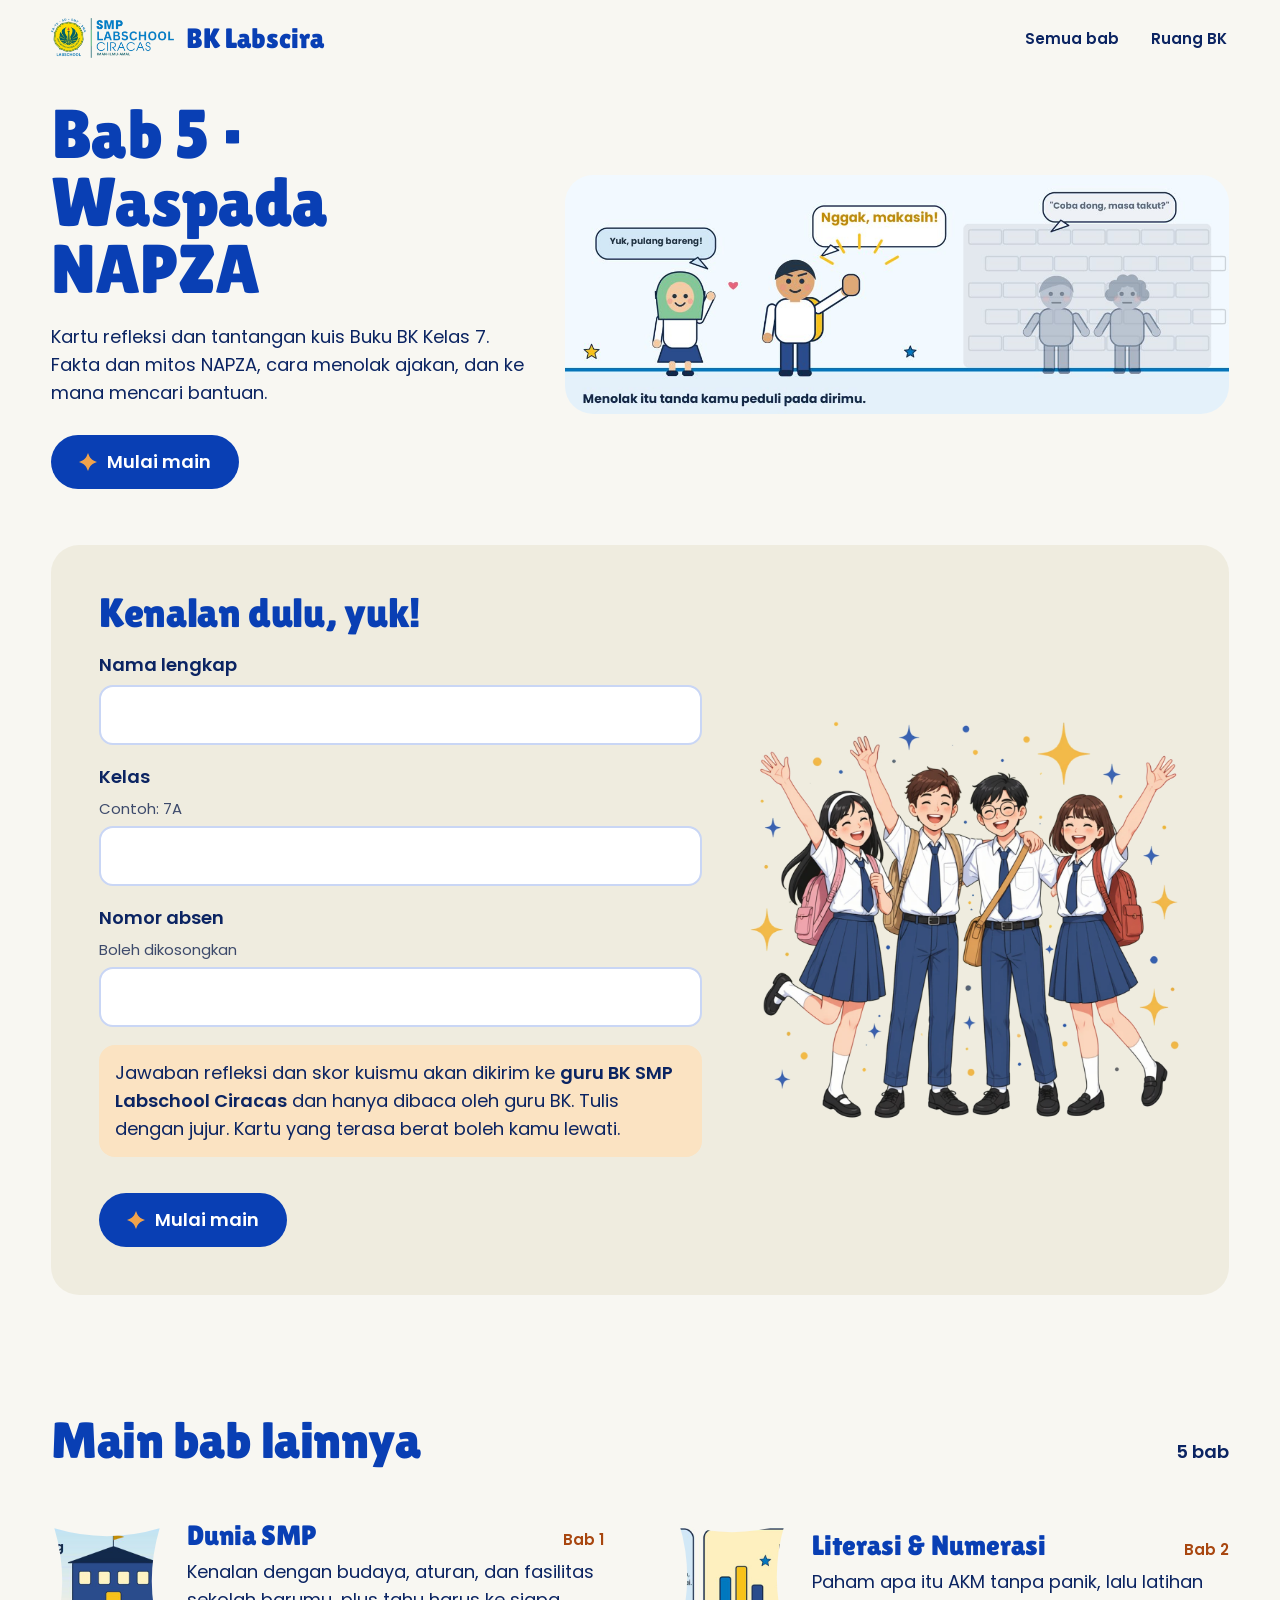
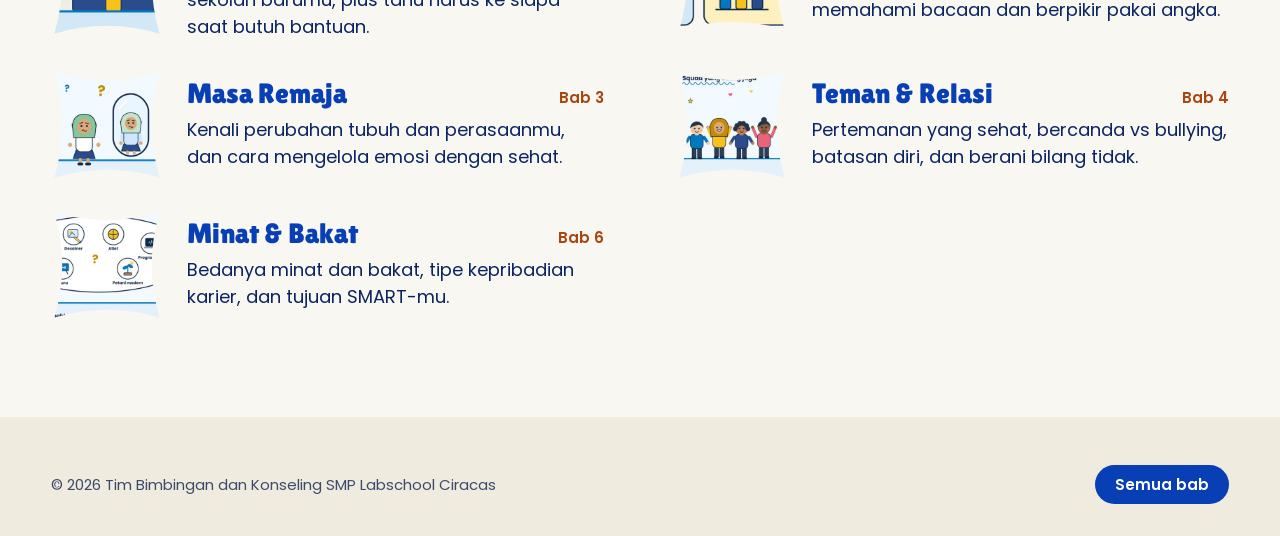
<file: napza.html>
<!DOCTYPE html>
<html lang="id">
<head>
<meta charset="utf-8">
<meta name="viewport" content="width=device-width, initial-scale=1, viewport-fit=cover">
<title>Bab 5 · Waspada NAPZA · Kartu Refleksi &amp; Kuis BK</title>
<link rel="preload" href="fonts/lilita-one-latin-400-normal.woff2" as="font" type="font/woff2" crossorigin>
<link rel="stylesheet" href="style.css">
<script>document.documentElement.classList.add("js")</script>
</head>
<body>
<header class="wrap nav">
  <a class="merek" href="./"><img src="img/logo.png" alt="SMP Labschool Ciracas" width="123" height="40">BK Labscira</a>
  <nav aria-label="Menu utama"><ul><li><a href="./#bab">Semua bab</a></li><li><a href="./#ruang-bk">Ruang BK</a></li></ul></nav>
</header>
<main class="wrap">
<section class="babhero">
  <div>
    <h1 id="mtitle">Bab 5 · Waspada NAPZA</h1>
    <p>Kartu refleksi dan tantangan kuis Buku BK Kelas 7. Fakta dan mitos NAPZA, cara menolak ajakan, dan ke mana mencari bantuan.</p>
    <div class="aksi"><a class="btn" href="#main-di-sini"><span class="bintang" aria-hidden="true"></span>Mulai main</a></div>
  </div>
  <figure><img src="img/napza.jpg" alt="Ilustrasi siswa menolak ajakan dengan berkata "Nggak, makasih!"" width="1200" height="432"></figure>
</section>

<div class="panggung" id="main-di-sini">
<p class="cfgwarn warn" hidden>Halaman ini belum terhubung ke spreadsheet guru BK (config.js belum diisi).</p>

<section id="identitas" hidden aria-labelledby="judul-kenal">
  <div class="kenal"><form class="form" id="fIdent" novalidate>
    <h2 id="judul-kenal">Kenalan dulu, yuk!</h2>
    <label for="fNama">Nama lengkap<input id="fNama" autocomplete="name" required></label>
    <label for="fKelas">Kelas <span class="hint">Contoh: 7A</span><input id="fKelas" required maxlength="6" autocapitalize="characters"></label>
    <label for="fAbsen">Nomor absen <span class="hint">Boleh dikosongkan</span><input id="fAbsen" inputmode="numeric" maxlength="3"></label>
    <p class="privacy">Jawaban refleksi dan skor kuismu akan dikirim ke <b>guru BK SMP Labschool Ciracas</b> dan hanya dibaca oleh guru BK. Tulis dengan jujur. Kartu yang terasa berat boleh kamu lewati.</p>
    <p id="fErr" role="alert"></p>
    <div><button class="btn" type="submit"><span class="bintang" aria-hidden="true"></span>Mulai main</button></div>
  </form><img src="img/siswa-2026-10.webp" alt="Empat siswa SMP Labschool Ciracas berseragam putih biru" width="1200" height="1109" loading="lazy"></div>
</section>

<section id="menu" hidden aria-labelledby="judul-menu">
  <div class="who"><span>Bermain sebagai <b class="whoName"></b></span><button class="linkbtn ganti" type="button">Bukan kamu? Ganti nama</button></div>
  <h2 id="judul-menu" style="margin-bottom:24px">Mau main apa?</h2>
  <div class="modes">
    <button class="mode" id="goRef" type="button"><img src="img/remaja.jpg" alt="" loading="lazy"><b>Kartu Refleksi</b><span id="refInfo"></span></button>
    <button class="mode k" id="goKuis" type="button"><img src="img/akm.jpg" alt="" loading="lazy"><b>Tantangan Kuis</b><span>Menjodohkan, Benar–Salah, dan Pilih Semua yang Benar. Skor maksimal 12.</span></button>
  </div>
  <p class="note">Jawaban refleksi dikirim ke guru BK setelah kamu menyelesaikan semua kartu. Skor kuis dikirim setelah kamu menekan Periksa jawaban.</p>
</section>

<section id="play" hidden aria-label="Kartu refleksi">
  <div class="top"><button class="btn lite" id="back" type="button">Kembali</button><span id="prog"></span></div>
  <div class="bar"><i id="fill"></i></div>
  <div class="card">
    <span class="tag" id="tag"></span>
    <p class="q" id="q"></p>
    <label for="ans" class="hintlbl">Jawabanmu</label>
    <textarea id="ans" placeholder="Tulis jawabanmu di sini..."></textarea>
  </div>
  <div class="row">
    <button class="btn" id="done" type="button"><span class="bintang" aria-hidden="true"></span>Sudah kurefleksikan</button>
    <button class="btn lite" id="skip" type="button">Lewati kartu ini</button>
  </div>
</section>

<section id="end" hidden aria-labelledby="endt">
  <div class="card" style="text-align:center">
    <div class="big" id="emo" aria-hidden="true"></div>
    <h2 class="q" id="endt" style="margin:0 auto"></h2>
    <p id="endp" style="margin-top:12px"></p>
    <div id="refStatus"></div>
  </div>
  <div class="row"><button class="btn" id="again" type="button">Main lagi</button><button class="btn lite" id="home2" type="button">Kembali ke menu bab</button></div>
</section>

<section id="kuis" hidden aria-labelledby="judul-kuis">
  <div class="top"><button class="btn lite" id="kback" type="button">Kembali</button><span class="whoName"></span></div>
  <h2 id="judul-kuis" style="margin-bottom:20px">Tantangan Kuis</h2>
  <div id="kbody"></div>
  <div class="score">
    <span id="kscore">Jawab semua soal, lalu periksa.</span>
    <div class="row"><button class="btn lite" id="kreset" type="button">Ulangi</button><button class="btn" id="kcheck" type="button">Periksa jawaban</button></div>
    <div id="kStatus"></div>
  </div>
</section>
</div>
<section class="bab lain" aria-labelledby="judul-lain">
  <div class="kepala"><h2 id="judul-lain" class="muncul">Main bab lainnya</h2><span class="muncul">5 bab</span></div>
  <ul>
      <li class="muncul"><a href="dunia.html"><img src="img/dunia-kotak.jpg" alt="" width="112" height="112" loading="lazy"><div><div class="baris"><b>Dunia SMP</b><small>Bab 1</small></div><p class="desk">Kenalan dengan budaya, aturan, dan fasilitas sekolah barumu, plus tahu harus ke siapa saat butuh bantuan.</p></div></a></li>
      <li class="muncul"><a href="akm.html"><img src="img/akm-kotak.jpg" alt="" width="112" height="112" loading="lazy"><div><div class="baris"><b>Literasi &amp; Numerasi</b><small>Bab 2</small></div><p class="desk">Paham apa itu AKM tanpa panik, lalu latihan memahami bacaan dan berpikir pakai angka.</p></div></a></li>
      <li class="muncul"><a href="remaja.html"><img src="img/remaja-kotak.jpg" alt="" width="112" height="112" loading="lazy"><div><div class="baris"><b>Masa Remaja</b><small>Bab 3</small></div><p class="desk">Kenali perubahan tubuh dan perasaanmu, dan cara mengelola emosi dengan sehat.</p></div></a></li>
      <li class="muncul"><a href="teman.html"><img src="img/teman-kotak.jpg" alt="" width="112" height="112" loading="lazy"><div><div class="baris"><b>Teman &amp; Relasi</b><small>Bab 4</small></div><p class="desk">Pertemanan yang sehat, bercanda vs bullying, batasan diri, dan berani bilang tidak.</p></div></a></li>
      <li class="muncul"><a href="minat.html"><img src="img/minat-kotak.jpg" alt="" width="112" height="112" loading="lazy"><div><div class="baris"><b>Minat &amp; Bakat</b><small>Bab 6</small></div><p class="desk">Bedanya minat dan bakat, tipe kepribadian karier, dan tujuan SMART-mu.</p></div></a></li>
  </ul>
</section>
</main>
<footer class="kaki" style="margin-top:0"><div class="wrap akhir" style="margin-top:0"><span>© 2026 Tim Bimbingan dan Konseling SMP Labschool Ciracas</span><a class="btn" href="./">Semua bab</a></div></footer>
<script src="config.js"></script>
<script src="data.js"></script>
<script>window.BAB = "napza";</script>
<script src="app.js"></script>
<script src="halaman.js"></script>
</body>
</html>
</file>
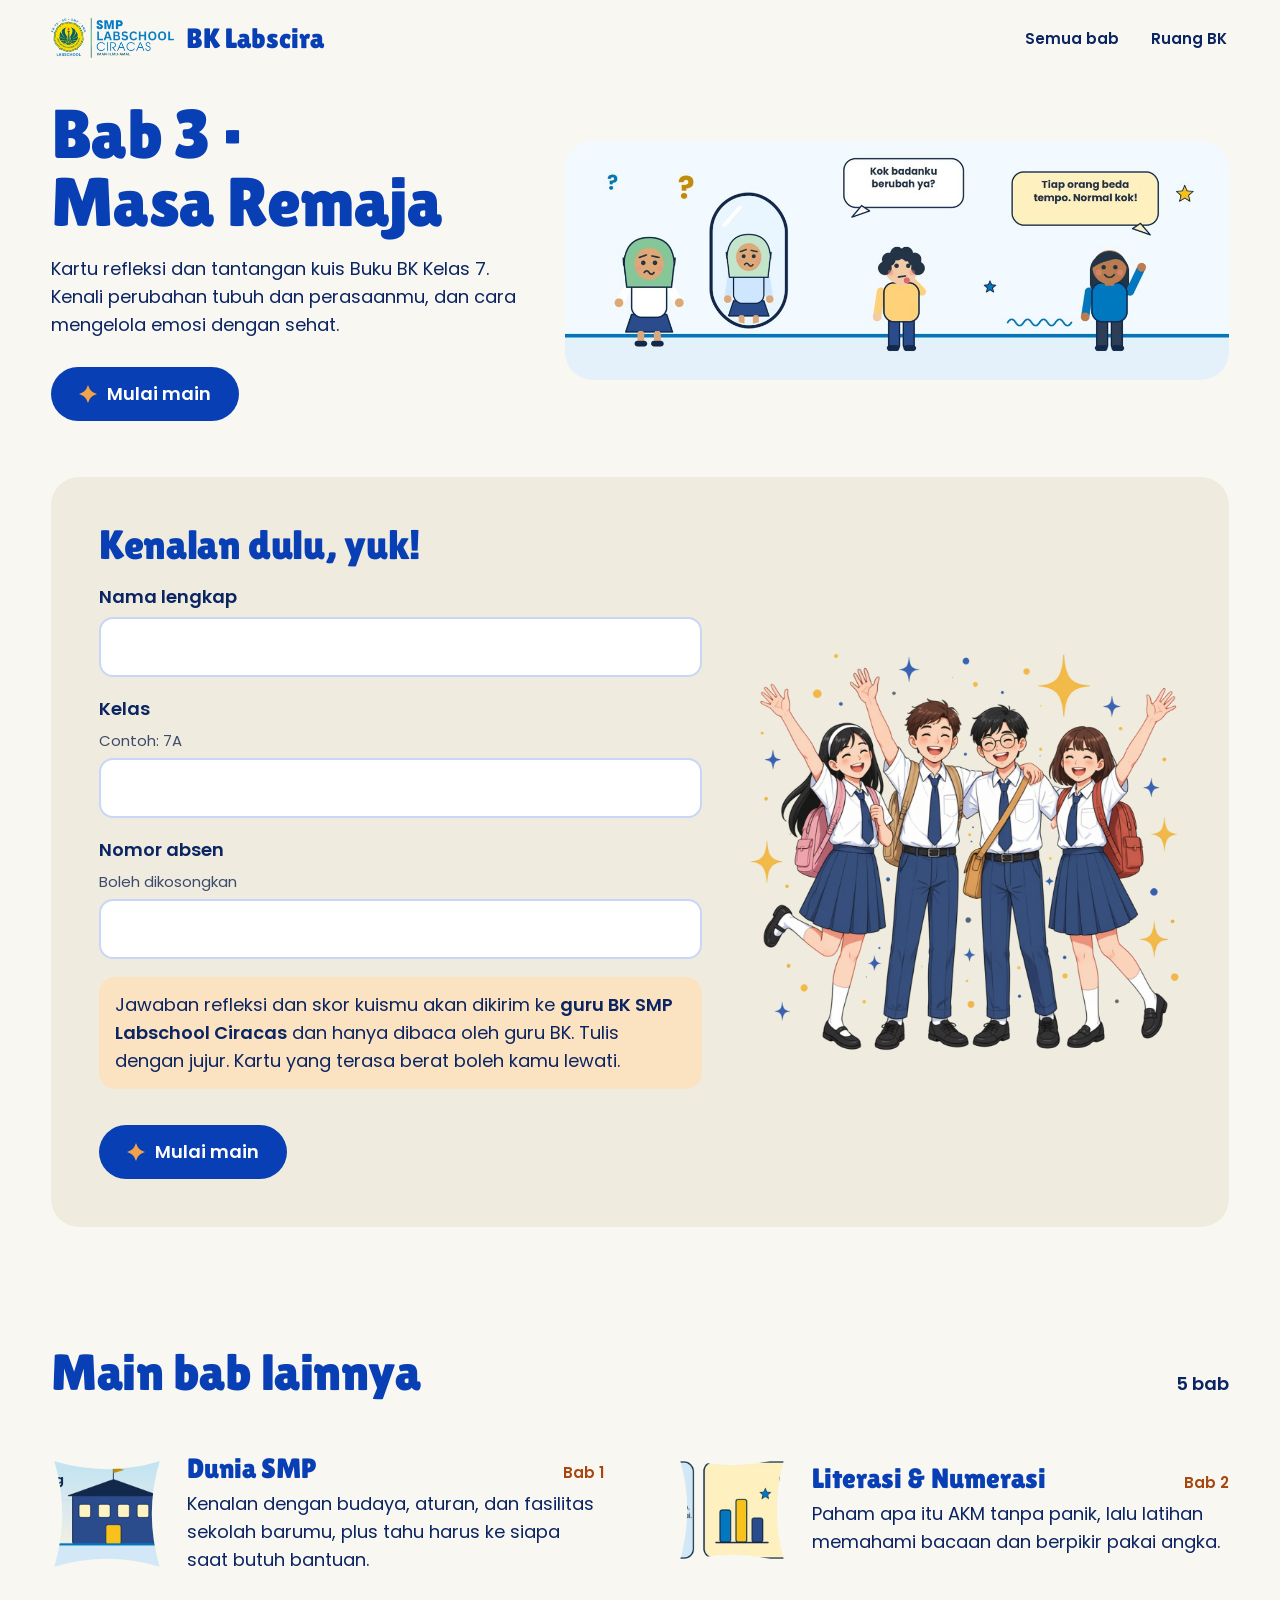
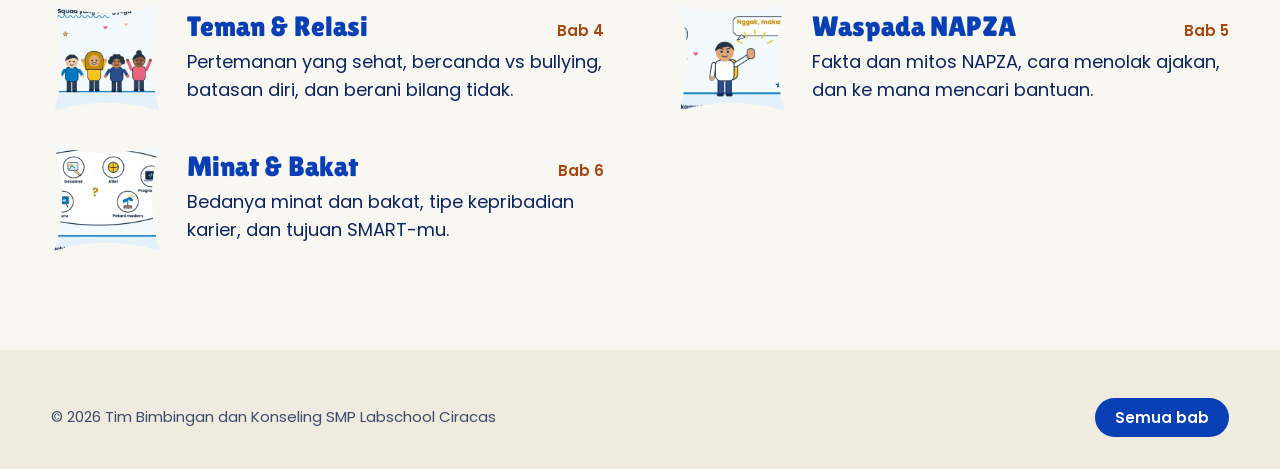
<file: remaja.html>
<!DOCTYPE html>
<html lang="id">
<head>
<meta charset="utf-8">
<meta name="viewport" content="width=device-width, initial-scale=1, viewport-fit=cover">
<title>Bab 3 · Masa Remaja · Kartu Refleksi &amp; Kuis BK</title>
<link rel="preload" href="fonts/lilita-one-latin-400-normal.woff2" as="font" type="font/woff2" crossorigin>
<link rel="stylesheet" href="style.css">
<script>document.documentElement.classList.add("js")</script>
</head>
<body>
<header class="wrap nav">
  <a class="merek" href="./"><img src="img/logo.png" alt="SMP Labschool Ciracas" width="123" height="40">BK Labscira</a>
  <nav aria-label="Menu utama"><ul><li><a href="./#bab">Semua bab</a></li><li><a href="./#ruang-bk">Ruang BK</a></li></ul></nav>
</header>
<main class="wrap">
<section class="babhero">
  <div>
    <h1 id="mtitle">Bab 3 · Masa Remaja</h1>
    <p>Kartu refleksi dan tantangan kuis Buku BK Kelas 7. Kenali perubahan tubuh dan perasaanmu, dan cara mengelola emosi dengan sehat.</p>
    <div class="aksi"><a class="btn" href="#main-di-sini"><span class="bintang" aria-hidden="true"></span>Mulai main</a></div>
  </div>
  <figure><img src="img/remaja.jpg" alt="Ilustrasi remaja bercermin dan bertanya tentang perubahan tubuhnya" width="1200" height="432"></figure>
</section>

<div class="panggung" id="main-di-sini">
<p class="cfgwarn warn" hidden>Halaman ini belum terhubung ke spreadsheet guru BK (config.js belum diisi).</p>

<section id="identitas" hidden aria-labelledby="judul-kenal">
  <div class="kenal"><form class="form" id="fIdent" novalidate>
    <h2 id="judul-kenal">Kenalan dulu, yuk!</h2>
    <label for="fNama">Nama lengkap<input id="fNama" autocomplete="name" required></label>
    <label for="fKelas">Kelas <span class="hint">Contoh: 7A</span><input id="fKelas" required maxlength="6" autocapitalize="characters"></label>
    <label for="fAbsen">Nomor absen <span class="hint">Boleh dikosongkan</span><input id="fAbsen" inputmode="numeric" maxlength="3"></label>
    <p class="privacy">Jawaban refleksi dan skor kuismu akan dikirim ke <b>guru BK SMP Labschool Ciracas</b> dan hanya dibaca oleh guru BK. Tulis dengan jujur. Kartu yang terasa berat boleh kamu lewati.</p>
    <p id="fErr" role="alert"></p>
    <div><button class="btn" type="submit"><span class="bintang" aria-hidden="true"></span>Mulai main</button></div>
  </form><img src="img/siswa-2026-10.webp" alt="Empat siswa SMP Labschool Ciracas berseragam putih biru" width="1200" height="1109" loading="lazy"></div>
</section>

<section id="menu" hidden aria-labelledby="judul-menu">
  <div class="who"><span>Bermain sebagai <b class="whoName"></b></span><button class="linkbtn ganti" type="button">Bukan kamu? Ganti nama</button></div>
  <h2 id="judul-menu" style="margin-bottom:24px">Mau main apa?</h2>
  <div class="modes">
    <button class="mode" id="goRef" type="button"><img src="img/remaja.jpg" alt="" loading="lazy"><b>Kartu Refleksi</b><span id="refInfo"></span></button>
    <button class="mode k" id="goKuis" type="button"><img src="img/akm.jpg" alt="" loading="lazy"><b>Tantangan Kuis</b><span>Menjodohkan, Benar–Salah, dan Pilih Semua yang Benar. Skor maksimal 12.</span></button>
  </div>
  <p class="note">Jawaban refleksi dikirim ke guru BK setelah kamu menyelesaikan semua kartu. Skor kuis dikirim setelah kamu menekan Periksa jawaban.</p>
</section>

<section id="play" hidden aria-label="Kartu refleksi">
  <div class="top"><button class="btn lite" id="back" type="button">Kembali</button><span id="prog"></span></div>
  <div class="bar"><i id="fill"></i></div>
  <div class="card">
    <span class="tag" id="tag"></span>
    <p class="q" id="q"></p>
    <label for="ans" class="hintlbl">Jawabanmu</label>
    <textarea id="ans" placeholder="Tulis jawabanmu di sini..."></textarea>
  </div>
  <div class="row">
    <button class="btn" id="done" type="button"><span class="bintang" aria-hidden="true"></span>Sudah kurefleksikan</button>
    <button class="btn lite" id="skip" type="button">Lewati kartu ini</button>
  </div>
</section>

<section id="end" hidden aria-labelledby="endt">
  <div class="card" style="text-align:center">
    <div class="big" id="emo" aria-hidden="true"></div>
    <h2 class="q" id="endt" style="margin:0 auto"></h2>
    <p id="endp" style="margin-top:12px"></p>
    <div id="refStatus"></div>
  </div>
  <div class="row"><button class="btn" id="again" type="button">Main lagi</button><button class="btn lite" id="home2" type="button">Kembali ke menu bab</button></div>
</section>

<section id="kuis" hidden aria-labelledby="judul-kuis">
  <div class="top"><button class="btn lite" id="kback" type="button">Kembali</button><span class="whoName"></span></div>
  <h2 id="judul-kuis" style="margin-bottom:20px">Tantangan Kuis</h2>
  <div id="kbody"></div>
  <div class="score">
    <span id="kscore">Jawab semua soal, lalu periksa.</span>
    <div class="row"><button class="btn lite" id="kreset" type="button">Ulangi</button><button class="btn" id="kcheck" type="button">Periksa jawaban</button></div>
    <div id="kStatus"></div>
  </div>
</section>
</div>
<section class="bab lain" aria-labelledby="judul-lain">
  <div class="kepala"><h2 id="judul-lain" class="muncul">Main bab lainnya</h2><span class="muncul">5 bab</span></div>
  <ul>
      <li class="muncul"><a href="dunia.html"><img src="img/dunia-kotak.jpg" alt="" width="112" height="112" loading="lazy"><div><div class="baris"><b>Dunia SMP</b><small>Bab 1</small></div><p class="desk">Kenalan dengan budaya, aturan, dan fasilitas sekolah barumu, plus tahu harus ke siapa saat butuh bantuan.</p></div></a></li>
      <li class="muncul"><a href="akm.html"><img src="img/akm-kotak.jpg" alt="" width="112" height="112" loading="lazy"><div><div class="baris"><b>Literasi &amp; Numerasi</b><small>Bab 2</small></div><p class="desk">Paham apa itu AKM tanpa panik, lalu latihan memahami bacaan dan berpikir pakai angka.</p></div></a></li>
      <li class="muncul"><a href="teman.html"><img src="img/teman-kotak.jpg" alt="" width="112" height="112" loading="lazy"><div><div class="baris"><b>Teman &amp; Relasi</b><small>Bab 4</small></div><p class="desk">Pertemanan yang sehat, bercanda vs bullying, batasan diri, dan berani bilang tidak.</p></div></a></li>
      <li class="muncul"><a href="napza.html"><img src="img/napza-kotak.jpg" alt="" width="112" height="112" loading="lazy"><div><div class="baris"><b>Waspada NAPZA</b><small>Bab 5</small></div><p class="desk">Fakta dan mitos NAPZA, cara menolak ajakan, dan ke mana mencari bantuan.</p></div></a></li>
      <li class="muncul"><a href="minat.html"><img src="img/minat-kotak.jpg" alt="" width="112" height="112" loading="lazy"><div><div class="baris"><b>Minat &amp; Bakat</b><small>Bab 6</small></div><p class="desk">Bedanya minat dan bakat, tipe kepribadian karier, dan tujuan SMART-mu.</p></div></a></li>
  </ul>
</section>
</main>
<footer class="kaki" style="margin-top:0"><div class="wrap akhir" style="margin-top:0"><span>© 2026 Tim Bimbingan dan Konseling SMP Labschool Ciracas</span><a class="btn" href="./">Semua bab</a></div></footer>
<script src="config.js"></script>
<script src="data.js"></script>
<script>window.BAB = "remaja";</script>
<script src="app.js"></script>
<script src="halaman.js"></script>
</body>
</html>
</file>
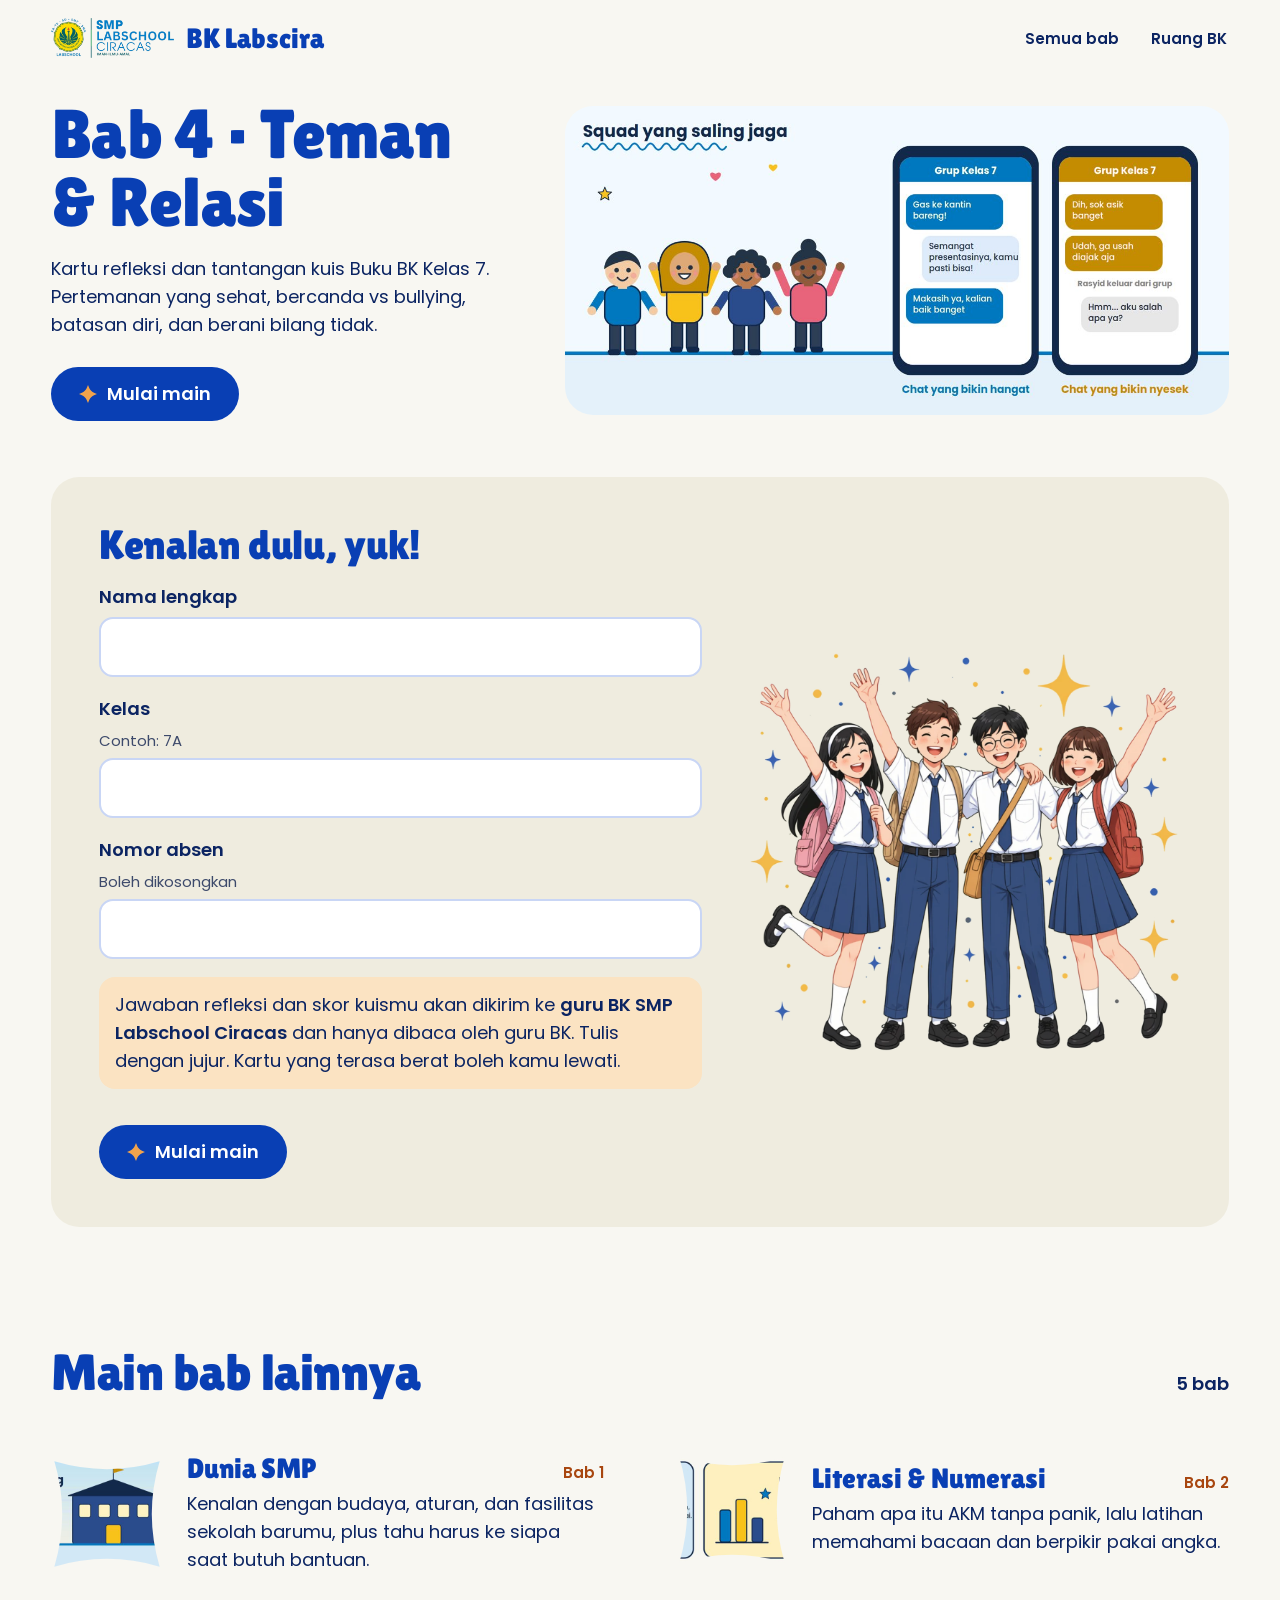
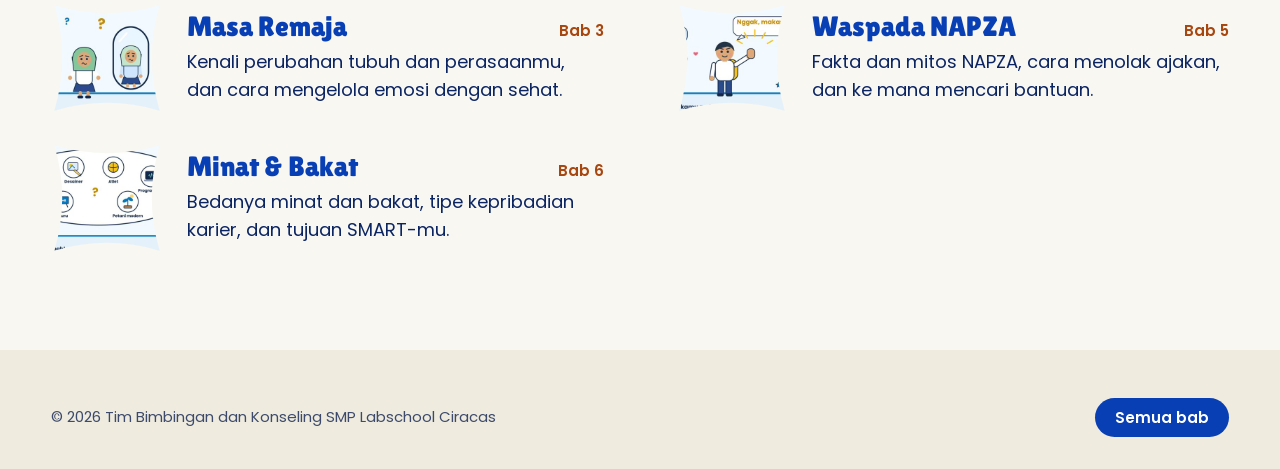
<file: teman.html>
<!DOCTYPE html>
<html lang="id">
<head>
<meta charset="utf-8">
<meta name="viewport" content="width=device-width, initial-scale=1, viewport-fit=cover">
<title>Bab 4 · Teman &amp; Relasi · Kartu Refleksi &amp; Kuis BK</title>
<link rel="preload" href="fonts/lilita-one-latin-400-normal.woff2" as="font" type="font/woff2" crossorigin>
<link rel="stylesheet" href="style.css">
<script>document.documentElement.classList.add("js")</script>
</head>
<body>
<header class="wrap nav">
  <a class="merek" href="./"><img src="img/logo.png" alt="SMP Labschool Ciracas" width="123" height="40">BK Labscira</a>
  <nav aria-label="Menu utama"><ul><li><a href="./#bab">Semua bab</a></li><li><a href="./#ruang-bk">Ruang BK</a></li></ul></nav>
</header>
<main class="wrap">
<section class="babhero">
  <div>
    <h1 id="mtitle">Bab 4 · Teman &amp; Relasi</h1>
    <p>Kartu refleksi dan tantangan kuis Buku BK Kelas 7. Pertemanan yang sehat, bercanda vs bullying, batasan diri, dan berani bilang tidak.</p>
    <div class="aksi"><a class="btn" href="#main-di-sini"><span class="bintang" aria-hidden="true"></span>Mulai main</a></div>
  </div>
  <figure><img src="img/teman.jpg" alt="Ilustrasi empat sahabat dan dua contoh grup chat kelas" width="1200" height="560"></figure>
</section>

<div class="panggung" id="main-di-sini">
<p class="cfgwarn warn" hidden>Halaman ini belum terhubung ke spreadsheet guru BK (config.js belum diisi).</p>

<section id="identitas" hidden aria-labelledby="judul-kenal">
  <div class="kenal"><form class="form" id="fIdent" novalidate>
    <h2 id="judul-kenal">Kenalan dulu, yuk!</h2>
    <label for="fNama">Nama lengkap<input id="fNama" autocomplete="name" required></label>
    <label for="fKelas">Kelas <span class="hint">Contoh: 7A</span><input id="fKelas" required maxlength="6" autocapitalize="characters"></label>
    <label for="fAbsen">Nomor absen <span class="hint">Boleh dikosongkan</span><input id="fAbsen" inputmode="numeric" maxlength="3"></label>
    <p class="privacy">Jawaban refleksi dan skor kuismu akan dikirim ke <b>guru BK SMP Labschool Ciracas</b> dan hanya dibaca oleh guru BK. Tulis dengan jujur. Kartu yang terasa berat boleh kamu lewati.</p>
    <p id="fErr" role="alert"></p>
    <div><button class="btn" type="submit"><span class="bintang" aria-hidden="true"></span>Mulai main</button></div>
  </form><img src="img/siswa-2026-10.webp" alt="Empat siswa SMP Labschool Ciracas berseragam putih biru" width="1200" height="1109" loading="lazy"></div>
</section>

<section id="menu" hidden aria-labelledby="judul-menu">
  <div class="who"><span>Bermain sebagai <b class="whoName"></b></span><button class="linkbtn ganti" type="button">Bukan kamu? Ganti nama</button></div>
  <h2 id="judul-menu" style="margin-bottom:24px">Mau main apa?</h2>
  <div class="modes">
    <button class="mode" id="goRef" type="button"><img src="img/remaja.jpg" alt="" loading="lazy"><b>Kartu Refleksi</b><span id="refInfo"></span></button>
    <button class="mode k" id="goKuis" type="button"><img src="img/akm.jpg" alt="" loading="lazy"><b>Tantangan Kuis</b><span>Menjodohkan, Benar–Salah, dan Pilih Semua yang Benar. Skor maksimal 12.</span></button>
  </div>
  <p class="note">Jawaban refleksi dikirim ke guru BK setelah kamu menyelesaikan semua kartu. Skor kuis dikirim setelah kamu menekan Periksa jawaban.</p>
</section>

<section id="play" hidden aria-label="Kartu refleksi">
  <div class="top"><button class="btn lite" id="back" type="button">Kembali</button><span id="prog"></span></div>
  <div class="bar"><i id="fill"></i></div>
  <div class="card">
    <span class="tag" id="tag"></span>
    <p class="q" id="q"></p>
    <label for="ans" class="hintlbl">Jawabanmu</label>
    <textarea id="ans" placeholder="Tulis jawabanmu di sini..."></textarea>
  </div>
  <div class="row">
    <button class="btn" id="done" type="button"><span class="bintang" aria-hidden="true"></span>Sudah kurefleksikan</button>
    <button class="btn lite" id="skip" type="button">Lewati kartu ini</button>
  </div>
</section>

<section id="end" hidden aria-labelledby="endt">
  <div class="card" style="text-align:center">
    <div class="big" id="emo" aria-hidden="true"></div>
    <h2 class="q" id="endt" style="margin:0 auto"></h2>
    <p id="endp" style="margin-top:12px"></p>
    <div id="refStatus"></div>
  </div>
  <div class="row"><button class="btn" id="again" type="button">Main lagi</button><button class="btn lite" id="home2" type="button">Kembali ke menu bab</button></div>
</section>

<section id="kuis" hidden aria-labelledby="judul-kuis">
  <div class="top"><button class="btn lite" id="kback" type="button">Kembali</button><span class="whoName"></span></div>
  <h2 id="judul-kuis" style="margin-bottom:20px">Tantangan Kuis</h2>
  <div id="kbody"></div>
  <div class="score">
    <span id="kscore">Jawab semua soal, lalu periksa.</span>
    <div class="row"><button class="btn lite" id="kreset" type="button">Ulangi</button><button class="btn" id="kcheck" type="button">Periksa jawaban</button></div>
    <div id="kStatus"></div>
  </div>
</section>
</div>
<section class="bab lain" aria-labelledby="judul-lain">
  <div class="kepala"><h2 id="judul-lain" class="muncul">Main bab lainnya</h2><span class="muncul">5 bab</span></div>
  <ul>
      <li class="muncul"><a href="dunia.html"><img src="img/dunia-kotak.jpg" alt="" width="112" height="112" loading="lazy"><div><div class="baris"><b>Dunia SMP</b><small>Bab 1</small></div><p class="desk">Kenalan dengan budaya, aturan, dan fasilitas sekolah barumu, plus tahu harus ke siapa saat butuh bantuan.</p></div></a></li>
      <li class="muncul"><a href="akm.html"><img src="img/akm-kotak.jpg" alt="" width="112" height="112" loading="lazy"><div><div class="baris"><b>Literasi &amp; Numerasi</b><small>Bab 2</small></div><p class="desk">Paham apa itu AKM tanpa panik, lalu latihan memahami bacaan dan berpikir pakai angka.</p></div></a></li>
      <li class="muncul"><a href="remaja.html"><img src="img/remaja-kotak.jpg" alt="" width="112" height="112" loading="lazy"><div><div class="baris"><b>Masa Remaja</b><small>Bab 3</small></div><p class="desk">Kenali perubahan tubuh dan perasaanmu, dan cara mengelola emosi dengan sehat.</p></div></a></li>
      <li class="muncul"><a href="napza.html"><img src="img/napza-kotak.jpg" alt="" width="112" height="112" loading="lazy"><div><div class="baris"><b>Waspada NAPZA</b><small>Bab 5</small></div><p class="desk">Fakta dan mitos NAPZA, cara menolak ajakan, dan ke mana mencari bantuan.</p></div></a></li>
      <li class="muncul"><a href="minat.html"><img src="img/minat-kotak.jpg" alt="" width="112" height="112" loading="lazy"><div><div class="baris"><b>Minat &amp; Bakat</b><small>Bab 6</small></div><p class="desk">Bedanya minat dan bakat, tipe kepribadian karier, dan tujuan SMART-mu.</p></div></a></li>
  </ul>
</section>
</main>
<footer class="kaki" style="margin-top:0"><div class="wrap akhir" style="margin-top:0"><span>© 2026 Tim Bimbingan dan Konseling SMP Labschool Ciracas</span><a class="btn" href="./">Semua bab</a></div></footer>
<script src="config.js"></script>
<script src="data.js"></script>
<script>window.BAB = "teman";</script>
<script src="app.js"></script>
<script src="halaman.js"></script>
</body>
</html>
</file>
<file: style.css>
/* Buku BK Kelas 7 · SMP Labschool Ciracas
   Satu motif: bintang empat sudut berwarna emas dari halaman cover buku.
   Bintang muncul besar di beranda, menjadi bingkai gambar tiap bab, poin di kuis, dan blok di footer.
   Palet dan huruf diambil dari cover: latar krem, biru seragam, emas bintang, jingga "GRADE 7". */
@font-face{font-family:"Lilita One";src:url(fonts/lilita-one-latin-400-normal.woff2) format("woff2");font-weight:400;font-display:swap}
@font-face{font-family:"Poppins";src:url(fonts/poppins-latin-400-normal.woff2) format("woff2");font-weight:400;font-display:swap}
@font-face{font-family:"Poppins";src:url(fonts/poppins-latin-600-normal.woff2) format("woff2");font-weight:600;font-display:swap}
:root{
  --ground:#F8F7F2;      /* latar cover */
  --ground-2:#EFECDF;    /* satu langkah lebih gelap untuk bidang */
  --ink:#0B2462;         /* teks utama, biru tua */
  --ink-soft:#3D4A6B;    /* catatan kecil */
  --blue:#093FB4;        /* judul cover, tombol */
  --blue-2:#2F62D0;
  --blue-3:#7F9FE6;
  --blue-4:#C9D6F5;
  --gold:#F1A34C;        /* bintang cover: aksen dan motif */
  --gold-soft:#FBE3C2;
  --orange:#E16929;      /* "GRADE 7" */
  --khaki:#C4BD8F;       /* pita kontak di cover */
  --ok:#167A4C; --ok-soft:#DDF2E6;
  --bad:#B4410F; --bad-soft:#FBE4D6;
  --display:"Lilita One","Arial Rounded MT Bold","Trebuchet MS",sans-serif;
  --text:"Poppins",system-ui,-apple-system,"Segoe UI",sans-serif;
  --t1:clamp(52px,6.4vw,100px);
  --t2:clamp(34px,4vw,60px);
  --t3:28px;
  --t4:18px;
  --t5:15px;
  --margin:max(20px,4vw);
  --r:28px;
  --star:url("data:image/svg+xml,%3Csvg xmlns='http://www.w3.org/2000/svg' viewBox='0 0 100 100'%3E%3Cpath d='M50 0C61 30 70 39 100 50C70 61 61 70 50 100C39 70 30 61 0 50C30 39 39 30 50 0Z'/%3E%3C/svg%3E");
  /* bintang yang sama, diputar 45° dan dibuat gemuk supaya gambar di dalamnya terlihat */
  --pillow:url("data:image/svg+xml,%3Csvg xmlns='http://www.w3.org/2000/svg' viewBox='0 0 100 100'%3E%3Cpath d='M3 3Q50 17 97 3Q83 50 97 97Q50 83 3 97Q17 50 3 3Z'/%3E%3C/svg%3E");
  --ease:cubic-bezier(.2,.7,.2,1);
  color-scheme:light;
}
*{box-sizing:border-box}
html{scroll-behavior:smooth}
body{margin:0;background:var(--ground);color:var(--ink);font-family:var(--text);font-size:var(--t4);line-height:1.55;-webkit-font-smoothing:antialiased}
img{max-width:100%;display:block}
a{color:inherit}
h1,h2,h3{font-family:var(--display);font-weight:400;line-height:.98;letter-spacing:-.01em;margin:0;text-wrap:balance;color:var(--blue)}
p{margin:0}
:focus-visible{outline:3px solid var(--orange);outline-offset:3px;border-radius:6px}
.wrap{padding-left:var(--margin);padding-right:var(--margin);max-width:1440px;margin:0 auto}

/* tombol: satu bentuk, pil */
.btn{display:inline-flex;align-items:center;gap:10px;font:600 var(--t4)/1 var(--text);background:var(--blue);color:#fff;border:0;border-radius:999px;padding:18px 28px;text-decoration:none;cursor:pointer;transition:transform .18s var(--ease),background .18s}
.btn:hover{background:var(--blue-2);transform:translateY(-2px)}
.btn:active{transform:translateY(1px) scale(.98)}
.btn .bintang{width:18px;height:18px;background:var(--gold);-webkit-mask:var(--star) center/contain no-repeat;mask:var(--star) center/contain no-repeat;transition:transform .3s var(--ease)}
.btn:hover .bintang{transform:rotate(45deg) scale(1.15)}
.btn.lite{background:var(--ground-2);color:var(--blue)}
.btn.lite:hover{background:var(--blue-4)}
.btn[disabled]{opacity:.55;cursor:default;transform:none}

/* navigasi */
.nav{display:flex;align-items:center;justify-content:space-between;gap:16px;padding-block:18px}
.nav .merek{display:flex;align-items:center;gap:12px;text-decoration:none;font:400 var(--t3)/1 var(--display);color:var(--blue)}
.nav .merek img{height:40px;width:auto}
.nav ul{display:flex;gap:28px;list-style:none;margin:0;padding:0}
.nav ul a{text-decoration:none;font-weight:600;font-size:var(--t5);color:var(--ink);padding:8px 2px;transition:color .15s}
.nav ul a:hover{color:var(--orange)}

/* hero beranda: bintang raksasa terpotong di kanan */
.hero{position:relative;overflow:hidden;min-height:min(860px,100svh)}
.hero .bintang-besar{position:absolute;width:120vh;height:120vh;max-width:none;right:-38vh;top:50%;transform:translateY(-50%);fill:var(--gold);z-index:0}
.hero .isi{position:relative;z-index:1;display:grid;grid-template-columns:minmax(0,1fr) minmax(0,1fr);align-items:center;gap:24px;min-height:min(760px,calc(100svh - 80px))}
.hero h1{font-size:var(--t1);max-width:9.5em}
.hero .sub{font-size:var(--t4);line-height:1.5;max-width:30em;margin-top:36px}
.hero .aksi{margin-top:36px;display:flex;flex-wrap:wrap;gap:14px;align-items:center}
.hero .catatan{font-size:var(--t5);color:var(--ink-soft)}
.hero figure{margin:0;align-self:end}
.hero figure img{width:100%;height:auto}

/* daftar bab: menu dua kolom, gambar berbingkai bintang */
.bab{padding-block:160px 40px}
.bab .kepala{display:flex;justify-content:space-between;align-items:baseline;gap:16px;margin-bottom:56px}
.bab .kepala h2{font-size:var(--t2)}
.bab .kepala span{font-size:var(--t4);font-weight:600;color:var(--ink)}
.bab ul{list-style:none;margin:0;padding:0;display:grid;grid-template-columns:1fr 1fr;column-gap:72px;row-gap:28px}
.bab li a{display:grid;grid-template-columns:112px minmax(0,1fr);gap:24px;align-items:center;text-decoration:none;padding:16px;margin:-16px;border-radius:var(--r);transition:background .2s,transform .2s var(--ease)}
.bab li a:hover{background:var(--ground-2);transform:translateX(4px)}
.bab li img{width:112px;height:112px;object-fit:cover;-webkit-mask:var(--pillow) center/contain no-repeat;mask:var(--pillow) center/contain no-repeat;transition:transform .35s var(--ease)}
.bab li a:hover img{transform:rotate(-6deg) scale(1.05)}
.bab .baris{display:flex;justify-content:space-between;align-items:baseline;gap:12px}
.bab .baris b{font-family:var(--display);font-weight:400;font-size:var(--t3);line-height:1.05;color:var(--blue)}
.bab .baris small{font-size:var(--t5);font-weight:600;color:#A8460F;white-space:nowrap}
.bab .desk{font-size:var(--t4);color:var(--ink);margin-top:6px;max-width:42ch}
.bab .isi-bab{font-size:var(--t5);color:var(--ink-soft);margin-top:4px}

/* cara main: akordeon panel biru, gelap ke terang */
.cara{padding-block:160px 0}
.cara .intro{display:grid;grid-template-columns:5fr 1fr 6fr;align-items:end;gap:24px;margin-bottom:64px}
.cara h2{font-size:var(--t2);grid-column:1}
.cara .intro p{grid-column:3;font-size:var(--t4);max-width:40em}
.akordeon{display:flex;height:440px;border-radius:var(--r);overflow:hidden}
.panel{position:relative;flex:1 1 0;min-width:0;border:0;padding:28px;text-align:left;color:#fff;cursor:pointer;font:inherit;transition:flex-grow .45s var(--ease)}
.panel[aria-expanded="true"]{flex-grow:7;cursor:default}
.panel:nth-child(1){background:var(--ink)}
.panel:nth-child(2){background:var(--blue)}
.panel:nth-child(3){background:var(--blue-2)}
.panel:nth-child(4){background:var(--blue-3);color:var(--ink)}
.panel:nth-child(5){background:var(--blue-4);color:var(--ink)}
.panel .nama-tutup{position:absolute;left:28px;bottom:28px;transform-origin:left bottom;transform:rotate(-90deg) translateY(100%);white-space:nowrap;font:400 var(--t3)/1 var(--display);transition:opacity .2s}
.panel .buka{position:absolute;inset:28px;display:none;grid-template-columns:minmax(0,1fr) minmax(0,1fr);gap:28px}
.panel .teks{display:flex;flex-direction:column;justify-content:space-between;gap:20px}
.panel .buka img{width:100%;height:100%;object-fit:cover;border-radius:20px;background:var(--ground)}
.panel[aria-expanded="true"] .buka{display:grid;animation:buka .4s var(--ease) .15s both}
@keyframes buka{from{opacity:0;transform:translateY(12px)}}
.panel[aria-expanded="true"] .nama-tutup{display:none}
.panel .buka b{font:400 var(--t2)/1 var(--display)}
.panel .buka p{font-size:var(--t4);max-width:36ch}

/* ruang BK: kupon berlubang */
.kupon-wrap{padding-block:160px 96px}
.kupon{display:grid;grid-template-columns:46fr 54fr;background:var(--blue);color:#fff;border-radius:var(--r);position:relative;
  -webkit-mask:radial-gradient(circle 16px at 46% 0,#0000 98%,#000) top/100% 51% no-repeat,radial-gradient(circle 16px at 46% 100%,#0000 98%,#000) bottom/100% 51% no-repeat; /* taste-skill-ignore: lubang kupon, bukan warna */
          mask:radial-gradient(circle 16px at 46% 0,#0000 98%,#000) top/100% 51% no-repeat,radial-gradient(circle 16px at 46% 100%,#0000 98%,#000) bottom/100% 51% no-repeat} /* taste-skill-ignore: lubang kupon, bukan warna */
.kupon .kiri{padding:56px 48px;display:flex;flex-direction:column;gap:32px;justify-content:space-between;border-right:6px dotted var(--ground)}
.kupon h2{color:#fff;font-size:var(--t2);max-width:7em}
.kupon .kiri p{font-size:var(--t4);max-width:26em}
.kupon .bagikan{display:flex;gap:18px;align-items:center}
.kupon .bagikan img{width:112px;height:112px;background:#fff;border-radius:16px;padding:6px}
.kupon .bagikan p{font-size:var(--t5)}
.kupon .bagikan b{display:block;font-size:var(--t4)}
.kupon .kanan{padding:48px;display:grid;gap:10px;align-content:center}
.kupon .info{background:#2453C2;border-radius:16px;padding:16px 20px}
.kupon .info b{display:block;font-size:var(--t5);color:var(--gold-soft);font-weight:600}
.kupon .info span{font-size:var(--t4);line-height:1.45}

/* footer: nama dibangun dari blok */
.kaki{background:var(--ground-2);padding-block:48px 32px}
.blok{display:flex;gap:4px;align-items:flex-end;height:24svh;min-height:150px;max-height:210px}
.blok span{flex:1;display:flex;align-items:flex-end;justify-content:center;padding-bottom:.18em;font:400 clamp(40px,8vw,128px)/1 var(--display);color:var(--ground);border-radius:12px;transition:transform .3s var(--ease)}
.blok span:hover{transform:translateY(-8px)}
.blok span:nth-child(4n+1){background:var(--blue);height:100%}
.blok span:nth-child(4n+2){background:var(--gold);height:74%;color:var(--ink)}
.blok span:nth-child(4n+3){background:var(--orange);height:88%}
.blok span:nth-child(4n){background:var(--khaki);height:64%;color:var(--ink)}
.kaki .kolom{display:grid;grid-template-columns:repeat(4,minmax(0,1fr));gap:24px;margin-top:56px;font-size:var(--t5)}
.kaki .kolom b{display:block;font-size:var(--t5);margin-bottom:8px}
.kaki .kolom a{display:block;text-decoration:none;padding:3px 0;color:var(--ink)}
.kaki .kolom a:hover{color:var(--orange)}
.kaki .akhir{display:flex;justify-content:space-between;align-items:center;gap:16px;margin-top:48px;font-size:var(--t5);color:var(--ink-soft)}
.kaki .akhir .btn{padding:12px 20px;font-size:var(--t5);white-space:nowrap}

/* ---------- halaman bab ---------- */
.babhero{display:grid;grid-template-columns:minmax(0,5fr) minmax(0,7fr);gap:40px;align-items:center;padding-block:24px 56px}
.babhero h1{font-size:clamp(46px,5.4vw,84px)}
.babhero .aksi{margin-top:28px}
.babhero>div>*,.babhero figure,.panggung{animation:naik .7s var(--ease) both}
.babhero>div>*:nth-child(2){animation-delay:.08s}.babhero>div>*:nth-child(3){animation-delay:.16s}.babhero figure{animation-delay:.12s}.panggung{animation-delay:.24s}
@keyframes naik{from{opacity:0;transform:translateY(24px)}}
.babhero p{margin-top:20px;max-width:30em}
.babhero figure{margin:0;border-radius:var(--r);overflow:hidden;background:var(--ground-2)}
.babhero figure img{width:100%;height:auto}
.panggung{scroll-margin-top:12px;background:var(--ground-2);border-radius:var(--r);padding:clamp(20px,4vw,48px)}
.bab.lain{padding-block:120px 96px}
.panggung h2{font-size:clamp(30px,3.2vw,46px)}
.warn{background:var(--bad-soft);color:var(--bad);border-radius:16px;padding:12px 16px;font-weight:600;font-size:var(--t5);margin-bottom:16px}
.kenal{display:grid;grid-template-columns:minmax(0,7fr) minmax(0,5fr);gap:48px;align-items:center}
.kenal img{width:100%;height:auto}
.form{display:grid;gap:18px;max-width:620px}
.form label{display:grid;gap:6px;font-weight:600;font-size:var(--t4)}
.form .hint{font-weight:400;color:var(--ink-soft);font-size:var(--t5)}
.form input{width:100%;min-width:0;font:inherit;font-size:var(--t4);padding:14px 16px;border-radius:14px;border:2px solid var(--blue-4);background:#fff;color:var(--ink);transition:border-color .15s}
.form input:focus{border-color:var(--blue);outline:none}
.privacy{font-size:var(--t4);background:var(--gold-soft);border-radius:16px;padding:14px 16px}
#fErr{color:var(--bad);font-weight:600;font-size:var(--t5)}
.who{display:flex;justify-content:space-between;align-items:center;gap:12px;flex-wrap:wrap;font-size:var(--t5);margin-bottom:24px}
.who b{font-size:var(--t4)}
.linkbtn{background:none;border:0;color:var(--blue);font:600 var(--t5) var(--text);padding:6px 0;text-decoration:underline;cursor:pointer}
.modes{display:grid;grid-template-columns:1fr 1fr;gap:16px}
.mode img{width:100%;aspect-ratio:16/7;object-fit:cover;object-position:center;border-radius:18px;margin-bottom:8px;background:var(--ground)}
.mode{display:grid;gap:10px;align-content:start;text-align:left;border:0;border-radius:var(--r);padding:28px;cursor:pointer;font:inherit;color:var(--ink);background:#fff;transition:transform .2s var(--ease),background .2s}
.mode:hover{transform:translateY(-4px)}
.mode b{font:400 var(--t3)/1 var(--display);color:var(--blue)}
.mode.k{background:var(--blue);color:#fff}
.mode.k b{color:#fff}
.mode span{font-size:var(--t4)}
.note{font-size:var(--t4);color:var(--ink);margin-top:20px;max-width:46em}
.top{display:flex;justify-content:space-between;align-items:center;gap:12px;flex-wrap:wrap;margin-bottom:12px;font-size:var(--t5);font-weight:600}
.bar{height:12px;background:#fff;border-radius:99px;overflow:hidden;margin-bottom:20px}
.bar i{display:block;height:100%;width:0;background:var(--gold);border-radius:99px;transition:width .4s var(--ease)}
.card{background:#fff;border-radius:var(--r);padding:clamp(22px,3vw,40px);margin-bottom:20px}
.tag{display:inline-flex;align-items:center;gap:8px;font-weight:600;font-size:var(--t5);color:var(--blue-2);margin-bottom:12px}
.q{font:400 clamp(26px,2.6vw,38px)/1.15 var(--display);color:var(--blue);max-width:24em}
.card textarea{width:100%;min-height:140px;margin-top:20px;border-radius:16px;border:2px solid var(--blue-4);padding:14px 16px;font:inherit;font-size:var(--t4);resize:vertical;background:var(--ground)}
.card textarea:focus{border-color:var(--blue);outline:none}
.hintlbl{display:block;margin-top:16px;font-size:var(--t5);font-weight:600;color:var(--ink-soft)}
.row{display:flex;gap:12px;flex-wrap:wrap;align-items:center}
.big{width:96px;height:96px;margin:0 auto 16px;background:var(--gold);-webkit-mask:var(--star) center/contain no-repeat;mask:var(--star) center/contain no-repeat;animation:putar 3s var(--ease) infinite}
@keyframes putar{50%{transform:rotate(45deg) scale(1.1)}}
.status{font-weight:600;font-size:var(--t5);border-radius:14px;padding:12px 16px;margin-top:16px}
.status.wait{background:var(--blue-4);color:var(--blue)}
.status.ok{background:var(--ok-soft);color:var(--ok)}
.status.no{background:var(--bad-soft);color:var(--bad)}
.game{background:#fff;border-radius:var(--r);padding:clamp(20px,3vw,36px);margin-bottom:20px;display:grid;gap:12px}
.game h3{font-size:clamp(26px,2.4vw,34px);display:flex;align-items:center;gap:12px}
.game h3::before{content:"";width:26px;height:26px;flex:none;background:var(--gold);-webkit-mask:var(--star) center/contain no-repeat;mask:var(--star) center/contain no-repeat}
.howto{font-size:var(--t5);color:var(--ink-soft)}
.pair{display:grid;grid-template-columns:minmax(0,1fr) 92px;gap:12px;align-items:center;background:var(--ground);border-radius:14px;padding:10px 14px}
.pair b{font-weight:600}
select{font:inherit;font-size:var(--t4);padding:8px 10px;border-radius:12px;border:2px solid var(--blue-4);background:#fff;color:var(--ink);width:100%}
.opts{display:grid;gap:8px;background:var(--gold-soft);border-radius:16px;padding:16px}
.opts b{color:var(--blue)}
.bs{display:grid;grid-template-columns:minmax(0,1fr) auto;gap:12px;align-items:center;background:var(--ground);border-radius:14px;padding:12px 14px}
.seg{display:flex;gap:6px}
.seg button{font:600 var(--t4) var(--text);min-width:52px;min-height:44px;border-radius:999px;border:2px solid var(--blue-4);background:#fff;color:var(--blue);cursor:pointer;transition:transform .15s,background .15s}
.seg button:active{transform:scale(.94)}
.seg button[aria-pressed="true"]{background:var(--blue);border-color:var(--blue);color:#fff}
.mc{display:grid;gap:8px}
.mc p{font-weight:600}
.mc label{display:flex;gap:12px;align-items:flex-start;background:var(--ground);border-radius:14px;padding:12px 14px;cursor:pointer}
.mc input{width:22px;height:22px;margin-top:2px;accent-color:var(--blue);flex:none}
.fb{font-size:var(--t5);font-weight:600;border-radius:12px;padding:10px 14px}
.fb.ok{background:var(--ok-soft);color:var(--ok)}
.fb.no{background:var(--bad-soft);color:var(--bad)}
.good{outline:3px solid var(--ok);outline-offset:-3px}
.wrong{outline:3px solid var(--bad);outline-offset:-3px}
.score{position:sticky;bottom:calc(12px + env(safe-area-inset-bottom,0px));background:var(--ink);color:#fff;border-radius:var(--r);padding:16px 20px;display:flex;justify-content:space-between;align-items:center;gap:12px;flex-wrap:wrap;box-shadow:0 12px 30px rgba(11,36,98,.25)} /* taste-skill-ignore: bar skor menempel di bawah layar */
.score strong{font:400 var(--t3)/1 var(--display);color:var(--gold)}
.score .btn.lite{background:#ffffff1f;color:#fff}
.score .btn.lite:hover{background:#ffffff33}
.score .status{flex-basis:100%;margin-top:0}

/* gerak masuk */
.js .muncul{opacity:0;transform:translateY(24px);transition:opacity .6s var(--ease),transform .6s var(--ease)}
.js .muncul.tampak{opacity:1;transform:none}
.shutter{animation:shutter 1.1s var(--ease) both}
.shutter img{animation:tenang 1.4s var(--ease) both}
@keyframes shutter{from{clip-path:inset(100% 0 0 0)}to{clip-path:inset(0 0 0 0)}}
@keyframes tenang{from{transform:scale(1.12)}to{transform:none}}
.hero .bintang-besar{animation:melayang 14s ease-in-out infinite}
@keyframes melayang{50%{transform:translateY(-50%) rotate(8deg) scale(1.03)}}

/* ---------- ponsel ---------- */
@media (max-width:860px){
  :root{--t3:20px;--t4:17px}
  .nav ul{gap:16px}
  .nav ul li:not(:first-child){display:none}
  .hero{min-height:auto}
  .hero .isi{grid-template-columns:1fr;min-height:0;padding-top:24px}
  .hero h1{font-size:clamp(46px,11.5vw,72px)}
  .hero .sub{font-size:17px;margin-top:24px}
  .hero .bintang-besar{width:130vw;height:130vw;right:auto;left:50%;top:auto;bottom:-40vw;transform:translateX(-50%)}
  @keyframes melayang{50%{transform:translateX(-50%) rotate(8deg) scale(1.03)}}
  .hero figure{margin-top:8px}
  .bab,.cara,.kupon-wrap{padding-block:104px 0}
  .kupon-wrap{padding-bottom:104px}
  .bab ul{grid-template-columns:1fr;row-gap:24px}
  .bab li a{grid-template-columns:84px minmax(0,1fr);gap:16px}
  .bab li img{width:84px;height:84px}
  .bab .baris b{font-size:24px}
  .cara .intro{grid-template-columns:1fr;margin-bottom:32px}
  .cara .intro p{grid-column:1}
  .akordeon{flex-direction:column;height:auto}
  .panel{flex:none;min-height:68px;padding:20px}
  .panel .nama-tutup{position:static;transform:none;font-size:22px}
  .panel .buka{position:static;grid-template-columns:1fr}
  .panel .buka img{height:180px}
  .panel[aria-expanded="true"] .nama-tutup{display:none}
  .panel .buka b{font-size:30px}
  .kupon{grid-template-columns:1fr;
    -webkit-mask:radial-gradient(circle 16px at 0 50%,#0000 98%,#000) left/51% 100% no-repeat,radial-gradient(circle 16px at 100% 50%,#0000 98%,#000) right/51% 100% no-repeat; /* taste-skill-ignore: lubang kupon, bukan warna */
            mask:radial-gradient(circle 16px at 0 50%,#0000 98%,#000) left/51% 100% no-repeat,radial-gradient(circle 16px at 100% 50%,#0000 98%,#000) right/51% 100% no-repeat} /* taste-skill-ignore: lubang kupon, bukan warna */
  .kupon .kiri{border-right:0;border-bottom:6px dotted var(--ground);padding:32px 24px}
  .kupon .kanan{padding:28px 24px}
  .blok{height:22svh;min-height:130px}
  .kaki .kolom{grid-template-columns:1fr 1fr}
  .babhero{grid-template-columns:1fr;gap:24px}
  .modes{grid-template-columns:1fr}
  .kenal{grid-template-columns:minmax(0,1fr);gap:24px}
  .kenal img{max-width:320px}
  .pair{grid-template-columns:minmax(0,1fr) 80px}
  .bs{grid-template-columns:1fr}
  .score{padding:12px 14px;gap:8px}
  .score .row{flex-wrap:nowrap;width:100%}
  .score .row .btn{flex:1;justify-content:center;padding:12px 10px;font-size:var(--t5)}
  .score strong{font-size:22px}
}
@media (prefers-reduced-motion:reduce){
  *,*::before,*::after{animation:none!important;transition:none!important;scroll-behavior:auto!important}
  .js .muncul{opacity:1;transform:none}
}

/* pita gambar: enam ilustrasi bab berjalan pelan di bidang biru */
.pita{background:var(--blue);margin-top:160px;padding-block:40px;overflow:hidden}
.pita .jalur{display:flex;gap:24px;width:max-content;animation:jalan 60s linear infinite}
.pita:hover .jalur{animation-play-state:paused}
.pita img{height:clamp(150px,18vw,240px);width:auto;border-radius:20px;background:var(--ground)}
@keyframes jalan{to{transform:translateX(calc(-50% - 12px))}}
@media (max-width:860px){.pita{margin-top:104px;padding-block:24px}}
@media (prefers-reduced-motion:reduce){.pita{overflow-x:auto}.pita .jalur{animation:none}}
</file>
